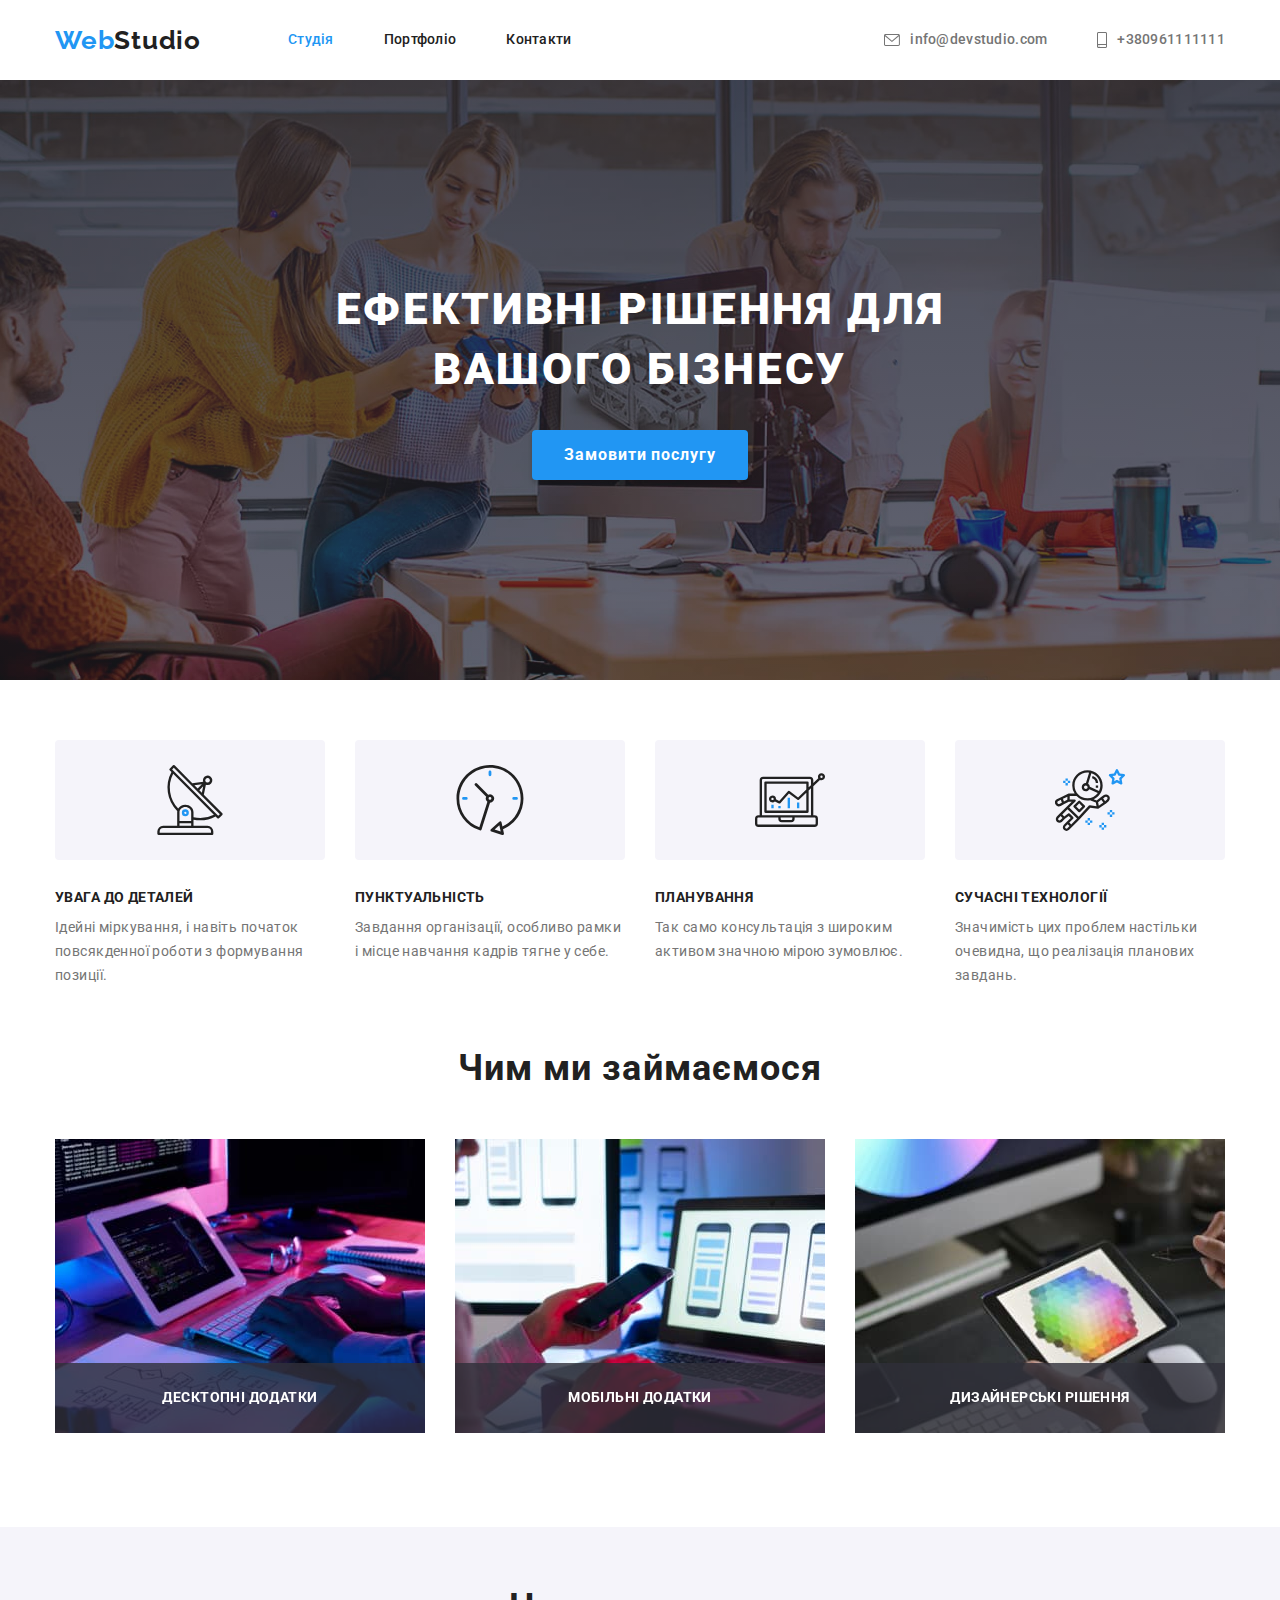
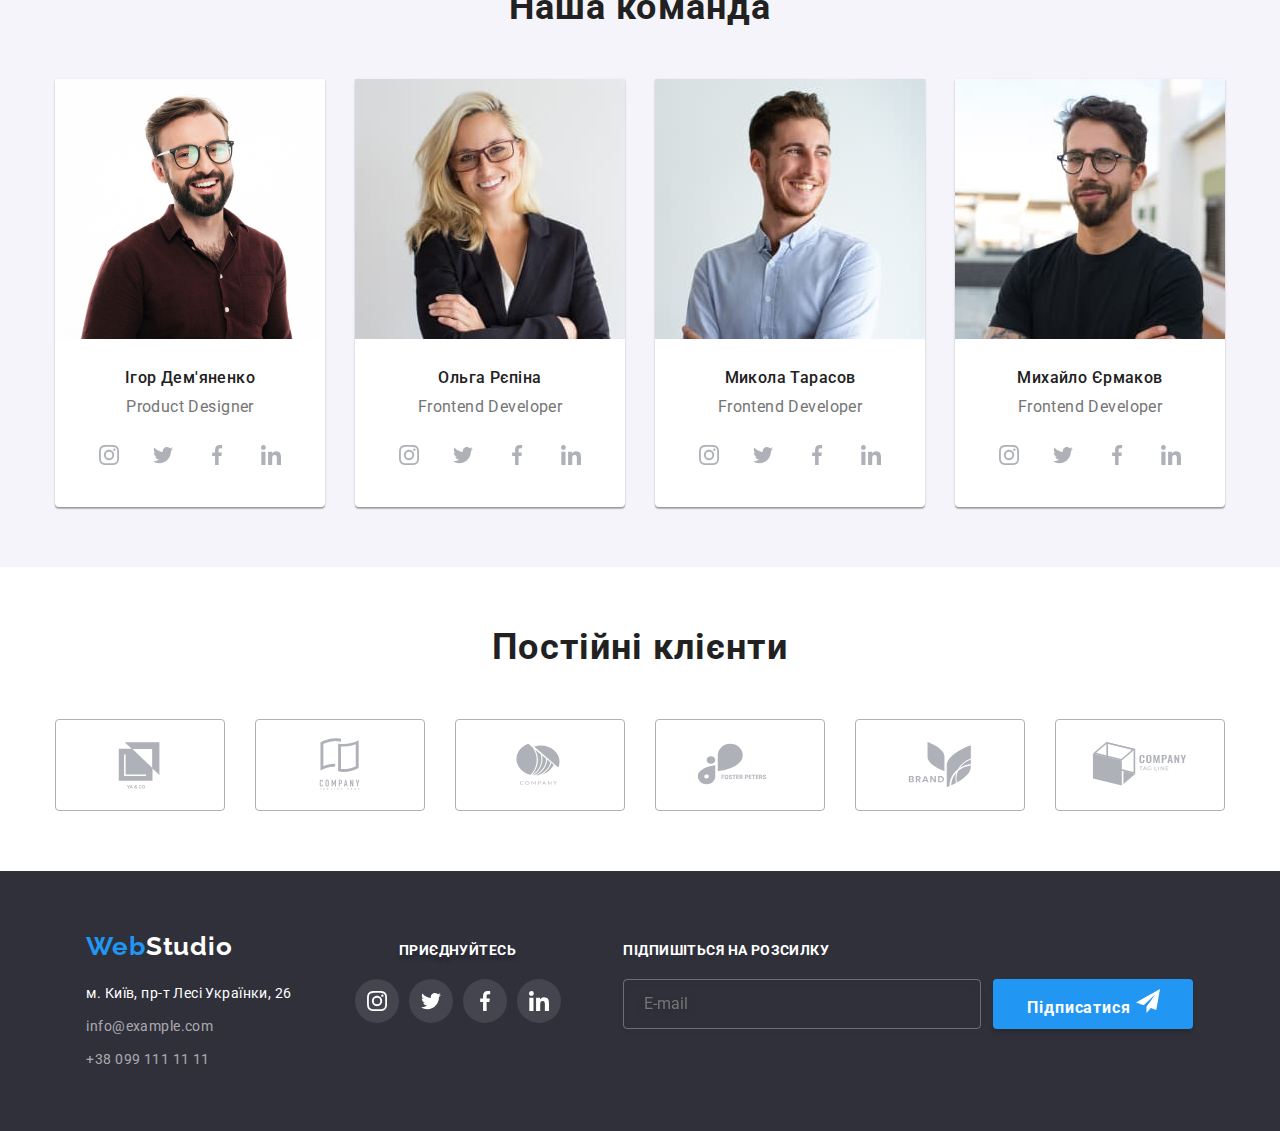
<file: index.html>
<!DOCTYPE html>
<html lang="uk">

<head>
  <meta charset="UTF-8" />
  <meta http-equiv="X-UA-Compatible" content="IE=edge" />
  <meta name="viewport" content="width=device-width, initial-scale=1.0" />
  <title>WebStudio</title>
  <link rel="stylesheet" href="https://cdn.jsdelivr.net/npm/modern-normalize@1.1.0/modern-normalize.min.css">
  <link rel="stylesheet" href="./css/main.min.css" />
  <!-- <link rel=" stylesheet" href="./css/styles.css" /> -->
  <link rel="preconnect" href="https://fonts.googleapis.com" />
  <link rel="preconnect" href="https://fonts.gstatic.com" crossorigin />
  <link href="https://fonts.googleapis.com/css2?family=Raleway:wght@700&family=Roboto:wght@400;500;700;900&display=swap"
    rel="stylesheet" />
</head>

<body>

  <!-- ----------- HEADER------------>




  <header class="header">
    <div class="container header-container">
      <a class="link header-logo" href="./index.html"><span class="first-part">Web</span><span
          class="last-part">Studio</span></a>
      <nav class="header-nav">
        <ul class="header-nav-list list">
          <li class="header-item current">
            <a class="header-nav-link link" href="./index.html">Студія</a>
          </li>
          <li class="header-item">
            <a class="header-nav-link link" href="./portfolio.html">Портфолiо</a>
          </li>
          <li class="header-item">
            <a class="header-nav-link link" href="">Контакти</a>
          </li>
        </ul>
      </nav>
      <button class="menu-toggle js-open-menu" aria-expanded="false" aria-controls="mobile-menu">
        <svg width="40" height="40" fill="currentColor">
          <use href="./images/icons.svg#icon-menu"></use>
        </svg>
      </button>
      <ul class="header-list list">
        <li class="header-item">
          <a class="header-link-mail link" href="mailto:info@devstudio.com">
            <svg class="icon-mail" width="16" height="12">
              <use href="./images/icons.svg#icon-email"></use>
            </svg>
            info@devstudio.com
          </a>
        </li>
        <li class="header-item">
          <a class="header-tel link" href="tel:+380961111111">
            <svg class="icon-phone" width="10" height="16">
              <use href="./images/icons.svg#icon-phone"></use>
            </svg>
            +380961111111
          </a>
        </li>
      </ul>
    </div>
  </header>




  <!-- main section -->

  <main>
    <section class="hero-section section">
      <div class="container">
        <h1 class="hero-first-title">Ефективні рішення для вашого бізнесу</h1>
        <button type="button" class="hero-btn jumpin-button" data-modal-open>Замовити послугу</button>
      </div>
    </section>

    <!-- MODAL-WINDOW -->

    <div class="backdrop is-hidden" data-modal>
      <div class="modal">
        <p class="modal-text">Залиште свої дані, ми вам передзвонимо</p>
        <form autocomplete="off" novalidate>

          <div class="form-field">
            <label class="form-label" for="user-name">Ім'я</label>
            <input class="form-input" type="text" name="user-name" id="user-name" required>
            <svg class="icon-input" width="18" height="18">
              <use href="./images/icons.svg#icon-person-black"></use>
            </svg>

          </div>

          <div class="form-field">
            <label class="form-label" for="tel">Телефон</label>
            <input class="form-input" type="tel" name="phone-number" id="tel" required>
            <svg class="icon-input" width="18" height="18">
              <use href="./images/icons.svg#icon-phone-black"></use>
            </svg>
          </div>

          <div class="form-field">
            <label class="form-label" for="email">Пошта</label>
            <input class="form-input" type="email" name="email" id="email" required>
            <svg class="icon-input" width="18" height="18">
              <use href="./images/icons.svg#icon-email-black"></use>
            </svg>
          </div>

          <div class="form-textarea">
            <label class="form-label" for="comment">Коментар</label>
            <textarea class="form-area" name="comment" id="comment" placeholder="Введіть текст"></textarea>
          </div>

          <div class="agreement-form">
            <label class="agreement-label" for="agreement">
              <input class="check-input" type="checkbox" name="agreement" id="agreement" required>
              <span class="checkbox"></span>Погоджуюся з
              розсилкою та приймаю
              <a class="agreement-text" href="#">Умови
                договору</a>

            </label>
          </div>

          <button class="form-button" type="submit">Відправити</button>

        </form>
        <button class="modal-button" type="button" data-modal-close>
          <svg class="close-icon" width="18" height="18">
            <use href="./images/icons.svg#icon-close-black"></use>
          </svg>
        </button>
      </div>
    </div>


    <!--BENEFITS  -->

    <section class="section">
      <div class="container">
        <h2 class="visually-hidden">Переваги</h2>
        <ul class="benefits__list list">
          <li class="benefits__item">
            <div class="benefits__name">
              <svg class="benefits__icon" width="70" height="70">
                <use href="./images/icons.svg#icon-antenna">
                </use>
              </svg>
            </div>
            <h3 class="benefits__title">Увага до деталей</h3>
            <p class="benefits-pre__title">
              Ідейні міркування, і навіть початок повсякденної роботи з формування позиції.
            </p>
          </li>

          <li class="benefits__item">
            <div class="benefits__name">
              <svg class="benefits__icon" width="70" height="70">
                <use href="./images/icons.svg#icon-clock">
                </use>
              </svg>
            </div>
            <h3 class="benefits__title">Пунктуальність</h3>
            <p class="benefits-pre__title">
              Завдання організації, особливо рамки і місце навчання кадрів тягне у себе.
            </p>
          </li>

          <li class="benefits__item">
            <div class="benefits__name">
              <svg class="benefits__icon" width="70" height="70">
                <use href="./images/icons.svg#icon-diagram">
                </use>
              </svg>
            </div>
            <h3 class="benefits__title">Планування</h3>
            <p class="benefits-pre__title">
              Так само консультація з широким активом значною мірою зумовлює.
            </p>
          </li>

          <li class="benefits__item">
            <div class="benefits__name">
              <svg class="benefits__icon" width="70" height="70">
                <use href="./images/icons.svg#icon-astronaut">
                </use>
              </svg>
            </div>
            <h3 class="benefits__title">Сучасні технології</h3>
            <p class="benefits-pre__title">
              Значимість цих проблем настільки очевидна, що реалізація планових завдань.
            </p>
          </li>
        </ul>
      </div>
    </section>


    <!-- GALERY -->


    <section class="gallery">
      <div class="container">
        <h2 class="gallery__title">Чим ми займаємося</h2>
        <ul class="gallery__list list">
          <li class="gallery__item">
            <picture>
              <source srcset="./images/images.index/devices/box1.jpg 1x, ./images/images.index/devices/box1x2.jpg 2x"
                type="image/jpeg" />
              <img src="./images/images.index/devices/box1.jpg" alt="Робота за комп'ютером" width="370" height="294" />
            </picture>

            <div class="overlay__box">
              <p class="overlay__text">Десктопні додатки</p>
            </div>
          </li>
          <li class="gallery__item">
            <picture>
              <source srcset="./images/images.index/devices/box2.jpg 1x, ./images/images.index/devices/box2x2.jpg 2x"
                type="image/jpeg" />
              <img src="./images/images.index/box2.jpg" alt="Робота за телефоном" width="370" height="294" />
            </picture>
            <div class="overlay__box">
              <p class="overlay__text">Мобільні додатки</p>
            </div>
          </li>
          <li class="gallery__item">
            <picture>
              <source srcset="./images/images.index/devices/box3.jpg 1x, ./images/images.index/devices/box3x2.jpg 2x"
                type="image/jpeg" />
              <img src="./images/images.index/box3.jpg" alt="Робота за планшетом" width="370" height="294" />
            </picture>
            <div class="overlay__box">
              <p class="overlay__text">Дизайнерські рішення</p>
            </div>
          </li>
        </ul>
      </div>
    </section>

    <!-- -OUR-TEAM -->

    <section class="section-team section">
      <div class="container our-team">
        <h2 class="about-our-team">Наша команда</h2>
        <ul class="list about-list">
          <li class="about-item">
            <picture>
              <source
                srcset="./images/images.index/team/igor-tel.jpg 1x, ./images/images.index/team/igor-tel2x@2x.jpg 2x"
                media="(max-width: 767px )" type="image/jpeg" />
              <source
                srcset="./images/images.index/team/igor-desk1.jpg 1x, ./images/images.index/team/igor-desk2.jpg 2x"
                media="(min-width: 1200px )" type="image/jpeg" />
              <source srcset="./images/images.index/team/igor-tab1.jpg 1x, ./images/images.index/team/igor-tab2.jpg 2x"
                media="(min-width: 768px )" type="image/jpeg" />
              <img src="./images/images.index/team/igor-tab1.jpg" alt="Чоловік" width="450" />
            </picture>


            <div class="img-text">
              <h3 class="about-title">Ігор Дем'яненко</h3>
              <p lang="en" class="about-pre-title">Product Designer</p>
              <ul class="socials-list list">
                <li class="socials-item">
                  <a class="socials-link link" href="https://Instagram.com" target="_blank"
                    rel="nofollow noopener noreferrer" aria-label="Instagram">
                    <svg class="socials-icon" width="20" height="20">
                      <use href="./images/icons.svg#icon-instagram">
                      </use>
                    </svg>
                  </a>
                </li>
                <li class="socials-item">
                  <a class="socials-link link" href="https://Twitter.com" target="_blank"
                    rel="nofollow noopener noreferrer" aria-label="Twitter icon">
                    <svg class="socials-icon" width="20" height="20">
                      <use href="./images/icons.svg#icon-twitter">
                      </use>
                    </svg>
                  </a>
                </li>
                <li class="socials-item">
                  <a class="socials-link link" href="https://Facebook.com" target="_blank"
                    rel="nofollow noopener noreferrer" aria-label="Facebook icon">
                    <svg class="socials-icon" width="20" height="20">
                      <use href="./images/icons.svg#icon-facebook">
                      </use>
                    </svg>
                  </a>
                </li>
                <li class="socials-item">
                  <a class="socials-link link" href="https://Linkedin.com" target="_blank"
                    rel="nofollow noopener noreferrer" aria-label="Linkedin icon">
                    <svg class="socials-icon" width="20" height="20">
                      <use href="./images/icons.svg#icon-linkedin">
                      </use>
                    </svg>
                  </a>
                </li>
              </ul>
            </div>


          <li class="about-item list">
            <picture>
              <source srcset="./images/images.index/team/olga-tel1.jpg 1x, ./images/images.index/team/olga-tel2.jpg 2x"
                media="(max-width: 767px )" type="image/jpeg" />
              <source
                srcset="./images/images.index/team/olga-desk1.jpg 1x, ./images/images.index/team/olga-desk2.jpg 2x"
                media="(min-width: 1200px )" type="image/jpeg" />
              <source
                srcset="./images/images.index/team/olga-tablet1.jpg 1x, ./images/images.index/team/olga-tablet2.jpg 2x"
                media="(min-width: 768px )" type="image/jpeg" />
              <img src="./images/images.index/team/olga-tablet2.jpg" alt="Жінка" width="450" />
            </picture>


            <div class="img-text">
              <h3 class="about-title">Ольга Рєпіна</h3>
              <p lang="en" class="about-pre-title">Frontend Developer</p>
              <ul class="socials-list list">
                <li class="socials-item">
                  <a href="https://Instagram.com" class="socials-link link" target="_blank"
                    rel="nofollow noopener noreferrer" aria-label="Instagram icon">
                    <svg class="socials-icon" width="20" height="20">
                      <use href="./images/icons.svg#icon-instagram">
                      </use>
                    </svg>
                  </a>
                </li>
                <li class="socials-item">
                  <a href="https://Twitter.com" class="socials-link link" target="_blank"
                    rel="nofollow noopener noreferrer" aria-label="Twitter icon">
                    <svg class="socials-icon" width="20" height="20">
                      <use href="./images/icons.svg#icon-twitter">
                      </use>
                    </svg>
                  </a>
                </li>
                <li class="socials-item">
                  <a href="https://Facebook.com" class="socials-link link" target="_blank"
                    rel="nofollow noopener noreferrer" aria-label="Facebook icon">
                    <svg class="socials-icon" width="20" height="20">
                      <use href="./images/icons.svg#icon-facebook">
                      </use>
                    </svg>
                  </a>
                </li>
                <li class="socials-item">
                  <a href="https://linkedin.com" class="socials-link" target="_blank" rel="nofollow noopener noreferrer"
                    aria-label="Linkedin icon">
                    <svg class="socials-icon" width="20" height="20">
                      <use href="./images/icons.svg#icon-linkedin">
                      </use>
                    </svg>
                  </a>
                </li>
              </ul>
            </div>


          <li class="about-item list">
            <picture>
              <source
                srcset="./images/images.index/team/mykola-tel1.jpg 1x, ./images/images.index/team/mykola-tel2.jpg 2x"
                media="(max-width: 767px )" type="image/jpeg" />
              <source
                srcset="./images/images.index/team/mykola-desk1.jpg 1x, ./images/images.index/team/mykola-desk2.jpg 2x"
                media="(min-width: 1200px )" type="image/jpeg" />
              <source
                srcset="./images/images.index/team/mykola-tablet1.jpg 1x, ./images/images.index/team/mykola-tablet2.jpg 2x"
                media="(min-width: 768px )" type="image/jpeg" />
              <img src="./images/images.index/team/mykola-tablet1.jpg" alt="Чоловік" width="450" />
            </picture>

            <div class="img-text">
              <h3 class="about-title">Микола Тарасов</h3>
              <p lang="en" class="about-pre-title">Frontend Developer</p>
              <ul class="socials-list list">
                <li class="socials-item">
                  <a href="https://Instagram.com" class="socials-link link" target="_blank"
                    rel="nofollow noopener noreferrer" aria-label="Instagram icon">
                    <svg class="socials-icon" width="20" height="20">
                      <use href="./images/icons.svg#icon-instagram">
                      </use>
                    </svg>
                  </a>
                </li>
                <li class="socials-item">
                  <a href="https://Twitter.com" class="socials-link link" target="_blank"
                    rel="nofollow noopener noreferrer" aria-label="Twitter icon">
                    <svg class="socials-icon" width="20" height="20">
                      <use href="./images/icons.svg#icon-twitter">
                      </use>
                    </svg>
                  </a>
                </li>
                <li class="socials-item">
                  <a href="https://Facebook.com" class="socials-link link" target="_blank"
                    rel="nofollow noopener noreferrer" aria-label="Facebook icon">
                    <svg class="socials-icon" width="20" height="20">
                      <use href="./images/icons.svg#icon-facebook">
                      </use>
                    </svg>
                  </a>
                </li>
                <li class="socials-item">
                  <a href="https://linkedin.com" class="socials-link" target="_blank" rel="nofollow noopener noreferrer"
                    aria-label=" icon">
                    <svg class="socials-icon" width="20" height="20">
                      <use href="./images/icons.svg#icon-linkedin">
                      </use>
                    </svg>
                  </a>
                </li>
              </ul>
            </div>


          <li class="about-item list">
            <picture>
              <source
                srcset="./images/images.index/team/misha-tel1.jpg 1x, ./images/images.index/team/misha-tel2.jpg 2x"
                media="(max-width: 767px )" type="image/jpeg" />
              <source
                srcset="./images/images.index/team/misha-desk1.jpg 1x, ./images/images.index/team/misha-desk2.jpg 2x"
                media="(min-width: 1200px )" type="image/jpeg" />
              <source
                srcset="./images/images.index/team/misha-tablet1.jpg 1x, ./images/images.index/team/misha-tablet2.jpg 2x"
                media="(min-width: 768px )" type="image/jpeg" />
              <img src="./images/images.index/team/misha-tablet1.jpg" alt="Чоловік" width="450" />
            </picture>


            <div class="img-text">
              <h3 class="about-title">Михайло Єрмаков</h3>
              <p lang="en" class="about-pre-title">Frontend Developer</p>
              <ul class="socials-list list">
                <li class="socials-item">
                  <a href="https://Instagram.com" class="socials-link link" target="_blank"
                    rel="nofollow noopener noreferrer" aria-label="Instagram icon">
                    <svg class="socials-icon" width="20" height="20">
                      <use href="./images/icons.svg#icon-instagram">
                      </use>
                    </svg>
                  </a>
                </li>
                <li class="socials-item">
                  <a href="https://Twitter.com" class="socials-link link" target="_blank"
                    rel="nofollow noopener noreferrer" aria-label="Twitter icon">
                    <svg class="socials-icon" width="20" height="20">
                      <use href="./images/icons.svg#icon-twitter">
                      </use>
                    </svg>
                  </a>
                </li>
                <li class="socials-item">
                  <a href="https://Facebook.com" class="socials-link link" target="_blank"
                    rel="nofollow noopener noreferrer" aria-label="Facebook icon">
                    <svg class="socials-icon" width="20" height="20">
                      <use href="./images/icons.svg#icon-facebook">
                      </use>
                    </svg>
                  </a>
                </li>
                <li class="socials-item">
                  <a href="https://Linkedin.com" class="socials-link link" target="_blank"
                    rel="nofollow noopener noreferrer" aria-label="icon-Linkedin">
                    <svg class="socials-icon" width="20" height="20">
                      <use href="./images/icons.svg#icon-linkedin">
                      </use>
                    </svg>
                  </a>
                </li>
              </ul>
            </div>
    </section>

    <!-- постійні клієнти -->

    <section class="section">
      <div class="container">
        <h2 class="clients__title">Постійні клієнти</h2>
        <ul class="clients__list list">
          <li class="clients__item link">
            <a class="clients__link" href="#">
              <svg class="clients__icon" width="106" height="60">
                <use href="./images/icons.svg#icon-Logo-1">
                </use>
              </svg>
            </a>
          </li>
          <li class="clients__item link">
            <a class="clients__link" href="#">
              <svg class="clients__icon" width="106" height="60">
                <use href="./images/icons.svg#icon-Logo-2">
                </use>
              </svg>
            </a>
          </li>
          <li class="clients__item link">
            <a class="clients__link" href="#">
              <svg class="clients__icon" width="106" height="60">
                <use href="./images/icons.svg#icon-Logo-3">
                </use>
              </svg>
            </a>
          </li>
          <li class="clients__item link">
            <a class="clients__link" href="#">
              <svg class="clients__icon" width="106" height="60">
                <use href="./images/icons.svg#icon-Logo-4">
                </use>
              </svg>
            </a>
          </li>
          <li class="clients__item link">
            <a class="clients__link" href="#">
              <svg class="clients__icon" width="106" height="60">
                <use href="./images/icons.svg#icon-Logo-5">
                </use>
              </svg>
            </a>
          </li>
          <li class="clients__item link">
            <a class="clients__link" href="#">
              <svg class="clients__icon" width="106" height="60">
                <use href="./images/icons.svg#icon-Logo-6">
                </use>
              </svg>
            </a>
          </li>
        </ul>
      </div>
    </section>
  </main>


  <!-- footer -->


  <footer class="footer">
    <div class="footer-container container">
      <div class="address">
        <a class="footer-logo link" href="./index.html"><span class="first-part">Web</span><span
            class="second-part">Studio</span></a>
        <address class="footer-address">
          <ul class="list footer-list">
            <li class="footer-item">
              <a class="footer-link-map link" href="https://goo.gl/maps/BN2P9NeAtjH4bp3VA" target="_blank"
                rel="noopener noreferrer nofollow">
                м. Київ, пр-т Лесі Українки, 26</a>
            </li>
            <li class="footer-item link"><a class="footer-link link" href="mailto:info@example.com">info@example.com</a>
            </li>
            <li class="footer-item link"><a class="footer-tel link" href="tel:+380991111111">+38 099 111 11
                11</a>
            </li>
          </ul>
        </address>
      </div>




      <div class="container-icon">
        <p class="text-footer">ПРИЄДНУЙТЕСЬ</p>
        <ul class="socials-list list">
          <li class="socials-item">
            <a class="socials-link-item link" href="https://Instagram.com" target="_blank"
              rel="nofollow noopener noreferrer" aria-label="Instagram icon">
              <svg class="socials-icon-footer" width="20" height="20">
                <use href="./images/icons.svg#icon-instagram">
                </use>
              </svg>
            </a>
          </li>
          <li class="socials-item">
            <a class="socials-link-item link" href="https://Twitter.com" target="_blank"
              rel="nofollow noopener noreferrer" aria-label="Twitter icon">
              <svg class="socials-icon-footer" width="20" height="20">
                <use href="./images/icons.svg#icon-twitter">
                </use>
              </svg>
            </a>
          </li>
          <li class="socials-item">
            <a class="socials-link-item link" href="https://Facebook.com" target="_blank"
              rel="nofollow noopener noreferrer" aria-label="facebook icon">
              <svg class="socials-icon-footer" width="20" height="20">
                <use href="./images/icons.svg#icon-facebook">
                </use>
              </svg>
            </a>
          </li>
          <li class="socials-item">
            <a class="socials-link-item link" href="https://Linkedin.com" target="_blank"
              rel="nofollow noopener noreferrer" aria-label="icon-linkedin">
              <svg class="socials-icon-footer" width="20" height="20">
                <use href="./images/icons.svg#icon-linkedin">
                </use>
              </svg>
            </a>
          </li>
        </ul>
      </div>

      <div class="sign-up">
        <p class="sign-up-title">Підпишіться на розсилку</p>
        <div class="sign-up-with-btn">
          <form class="sign-up-form" name="sign-up-name" autocomplete="off">
            <div class="input-container">
              <label for="mail" class="form-with-label">
                <input class="sign-up-input" type="mail" name="mail" placeholder="E-mail" required />
              </label>
            </div>
          </form>
          <button class="sign-up-button" type="submit">Підписатися
            <svg class="sign-up-btn" width="24" height="24">
              <use href="./images/icons.svg#icon-icon-vector">
              </use>
            </svg>
          </button>
        </div>
      </div>
    </div>
  </footer>

  <!--MOBILE MENU  -->
  <div class="menu-container js-menu-container" id="mobile-menu">
    <button class="menu-toggle js-close-menu">
      <svg class="icon-cross" width="40" height="40">
        <use href="./images/icons.svg#icon-close"></use>
      </svg>
    </button>
    <ul class="menu mobile-menu">
      <li class="mobile-menu__item">
        <a href="./index.html" class="mobile-menu__link mobile-menu__link--current">Студія</a>
      </li>
      <li class="mobile-menu__item">
        <a href="./portfolio.html" class="mobile-menu__link">Портфоліо</a>
      </li>
      <li class="mobile-menu__item">
        <a href="#" class="mobile-menu__link">Контакти</a>
      </li>
    </ul>
    <ul class="menu mobile-contacts">
      <li class="mobile-contacts__item">
        <a class="mobile-contacts__link-phone" href="tel:+380961111111">
          +38 096 111 11 11</a>
      </li>
      <li class="mobile-contacts__item">
        <a class="mobile-contacts__link-email" href="mailto:info@devstudio.com">
          info@devstudio.com</a>
      </li>
    </ul>
    <ul class="menu mobile-socials">
      <li class="mobile-socials__item">
        <a href="#" class="mobile-socials__link">Instagram</a>
      </li>
      <li class="mobile-socials__item">
        <a href="#" class="mobile-socials__link">Twitter</a>
      </li>
      <li class="mobile-socials__item">
        <a href="#" class="mobile-socials__link">Facebook</a>
      </li>
      <li class="mobile-socials__item">
        <a href="#" class="mobile-socials__link">LinkedIn</a>
      </li>
    </ul>
  </div>


  <script src="./js/mobile-menu.js"></script>
  <script src="./js/modal.js"></script>
</body>

</html>
</file>
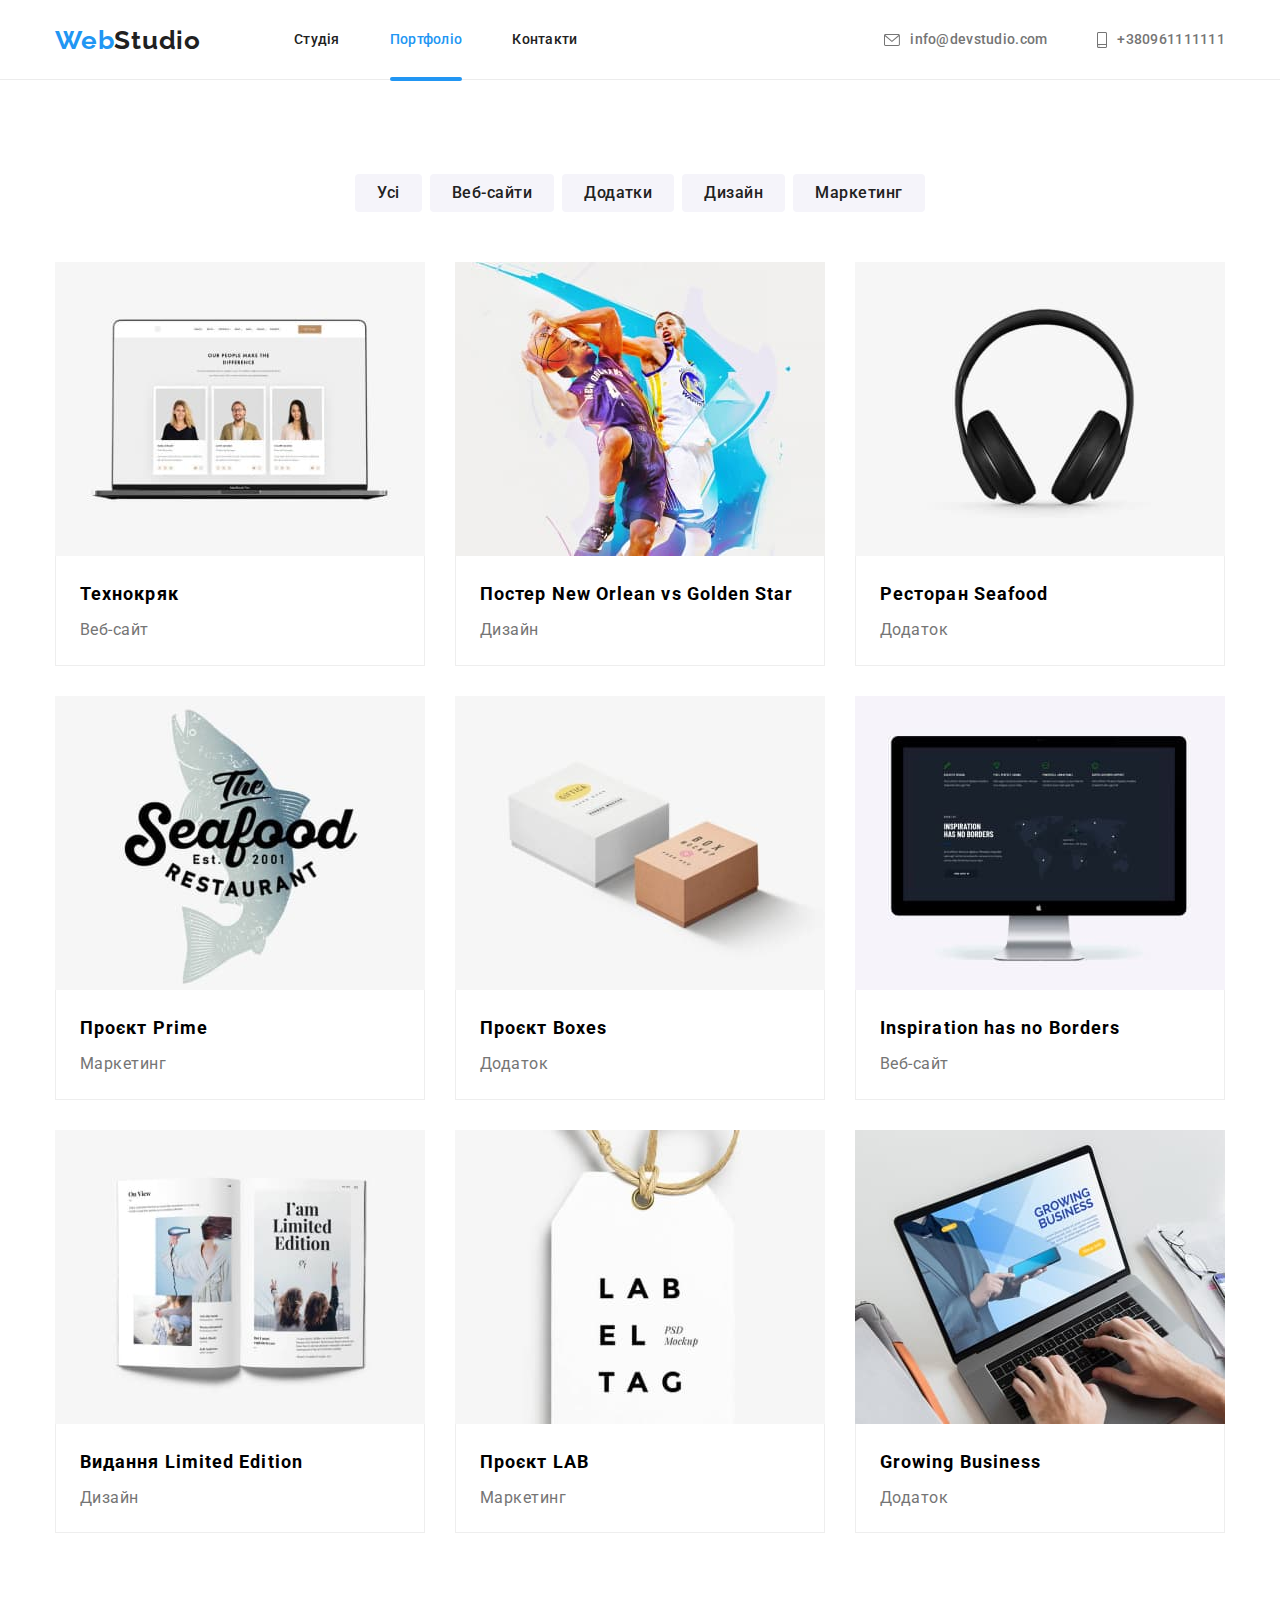
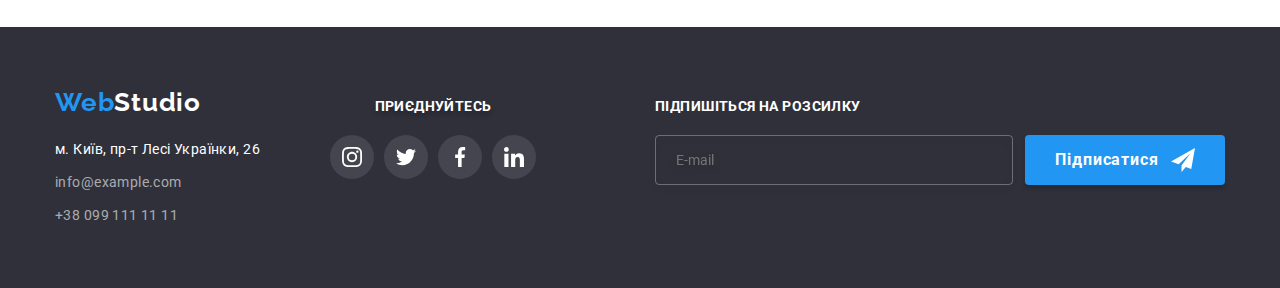
<file: portfolio.html>
<!DOCTYPE html>
<html lang="uk">

<head>
  <meta charset="UTF-8" />
  <meta http-equiv="X-UA-Compatible" content="IE=edge" />
  <meta name="viewport" content="width=device-width, initial-scale=1.0" />
  <title>Portfolio</title>
  <link rel="stylesheet" href="https://cdn.jsdelivr.net/npm/modern-normalize@1.1.0/modern-normalize.min.css">
  <link rel="stylesheet" href="./css/main.min.css" />
  <link rel="stylesheet" href="./css/styles.css" />
  <link rel="preconnect" href="https://fonts.googleapis.com" />
  <link rel="preconnect" href="https://fonts.gstatic.com" crossorigin />
  <link href="https://fonts.googleapis.com/css2?family=Raleway:wght@700&family=Roboto:wght@400;500;700;900&display=swap"
    rel="stylesheet" />
</head>

<body>
  <!-- header -->

  <header class="header-page">
    <div class="container header-container">
      <nav class="header-nav">
        <a class="link header-logo" href="./index.html"><span class="first-part">Web</span><span
            class="last-part">Studio</span></a>
        <ul class="header-nav-list list">
          <li class="header-item">
            <a class="header-nav-link link" href="./index.html">Студiя</a>
          </li>
          <li class="header-item current">
            <a class="header-nav-link link" href="./portfolio.html">Портфоліо</a>
          </li>
          <li class="header-item">
            <a class="header-nav-link link" href="">Контакти</a>
          </li>
        </ul>
      </nav>
      <ul class="header-list list">
        <li class="header-item">
          <a class="header-link-mail link" href="mailto:info@devstudio.com">
            <svg class="icon-mail" width="16" height="12">
              <use href="./images/icons.svg#icon-email"></use>
            </svg>
            info@devstudio.com
          </a>
        </li>
        <li class="header-item">
          <a class="header-tel link" href="tel:+380961111111">
            <svg class="icon-phone" width="10" height="16">
              <use href="./images/icons.svg#icon-phone"></use>
            </svg>
            +380961111111
          </a>
        </li>
      </ul>
    </div>
  </header>

  <!-- main -->

  <main>
    <section class="section">
      <div class="container">
        <h1 class="visually-hidden">Наші роботи</h1>
        <ul class="filtres-list list">
          <li class="examples-item list">
            <button type="button" class="btn-main">Усі</button>
          </li>
          <li class="examples-item list">
            <button type="button" class="btn-main">Веб-сайти</button>
          </li>
          <li class="examples-item list">
            <button type="button" class="btn-main">Додатки</button>
          </li>
          <li class="examples-item list">
            <button type="button" class="btn-main">Дизайн</button>
          </li>
          <li class="examples-item list">
            <button type="button" class="btn-main">Маркетинг</button>
          </li>
        </ul>


        <ul class="examples-list list">
          <li class="examples-item-list">
            <a class="progect-nav link" href="#">
              <div class="thumb-cards">
                <img src="./images/img.1.jpg" alt="сторінка веб-сайту" width="370" height="294" />
                <div class="product-overlay">
                  <p class="product-actions">Ресурс пропонує комплексні пропозиції з різним рівнем функціоналу та
                    сервісів. Все це дозволить відвідувачу отримати вичерпні відомості про компанію чи приватну особу.
                  </p>
                </div>
              </div>
              <div class="img-portfolio-text">
                <h2 class="hero-title">Технокряк</h2>
                <p class="hero-pre-title">Веб-сайт</p>
              </div>
            </a>
          </li>
          <li class="examples-item-list"><a class="progect-nav link" href="#">
              <div class="thumb-cards">
                <img src="./images/img.2.jpg" alt="два чоловіки грають баскетбол" width="370" height="294" />
                <div class="product-overlay">
                  <p class="product-actions">Ресурс пропонує комплексні пропозиції з різним рівнем функціоналу та
                    сервісів. Все це дозволить відвідувачу отримати вичерпні відомості про компанію чи приватну особу.
                  </p>
                </div>
              </div>
              <div class="img-portfolio-text">
                <h2 class="hero-title">Постер New Orlean vs Golden Star</h2>
                <p class="hero-pre-title">Дизайн</p>
              </div>
            </a>
          </li>
          <li class="examples-item-list"><a class="progect-nav link" href="#">
              <div class="thumb-cards">
                <img src="./images/img.3.jpg" alt="навушники" width="370" height="294" />
                <div class="product-overlay">
                  <p class="product-actions">Ресурс пропонує комплексні пропозиції з різним рівнем функціоналу та
                    сервісів. Все це дозволить відвідувачу отримати вичерпні відомості про компанію чи приватну особу.
                  </p>
                </div>
              </div>
              <div class="img-portfolio-text">
                <h2 class="hero-title">Ресторан Seafood</h2>
                <p class="hero-pre-title">Додаток</p>
              </div>
            </a>
          </li>
          <li class="examples-item-list"><a class="progect-nav link" href="#">
              <div class="thumb-cards">
                <img src="./images/img.4.jpg" alt="логотип рибного ресторану" width="370" height="294" />
                <div class="product-overlay">
                  <p class="product-actions">Ресурс пропонує комплексні пропозиції з різним рівнем функціоналу та
                    сервісів. Все це дозволить відвідувачу отримати вичерпні відомості про компанію чи приватну особу.
                  </p>
                </div>
              </div>
              <div class="img-portfolio-text">
                <h2 class="hero-title">Проєкт Prime</h2>
                <p class="hero-pre-title">Маркетинг</p>
              </div>
            </a>
          </li>
          <li class="examples-item-list"><a class="progect-nav link" href="#">
              <div class="thumb-cards">
                <img src="./images/img.5.jpg" alt="дизайн коробок" width="370" height="294" />
                <div class="product-overlay">
                  <p class="product-actions">Ресурс пропонує комплексні пропозиції з різним рівнем функціоналу та
                    сервісів. Все це дозволить відвідувачу отримати вичерпні відомості про компанію чи приватну особу.
                  </p>
                </div>
              </div>
              <div class="img-portfolio-text">
                <h2 class="hero-title">Проєкт Boxes</h2>
                <p class="hero-pre-title">Додаток</p>
              </div>
            </a>
          </li>
          <li class="examples-item-list"><a class="progect-nav link" href="#">
              <div class="thumb-cards">
                <img src="./images/img.6.jpg" alt="дизайн сайту" width="370" height="294" />
                <div class="product-overlay">
                  <p class="product-actions">Ресурс пропонує комплексні пропозиції з різним рівнем функціоналу та
                    сервісів. Все це дозволить відвідувачу отримати вичерпні відомості про компанію чи приватну особу.
                  </p>
                </div>
              </div>
              <div class="img-portfolio-text">
                <h2 class="hero-title">Inspiration has no Borders</h2>
                <p class="hero-pre-title">Веб-сайт</p>
              </div>
            </a>

          </li>
          <li class="examples-item-list"><a class="progect-nav link" href="#">
              <div class="thumb-cards">
                <img src="./images/img.7.jpg" alt="сторінка журналу" width="370" height="294" />
                <div class="product-overlay">
                  <p class="product-actions">Ресурс пропонує комплексні пропозиції з різним рівнем функціоналу та
                    сервісів. Все це дозволить відвідувачу отримати вичерпні відомості про компанію чи приватну особу.
                  </p>
                </div>
              </div>
              <div class="img-portfolio-text">
                <h2 class="hero-title">Видання Limited Edition</h2>
                <p class="hero-pre-title">Дизайн</p>
              </div>
            </a>
          </li>
          <li class="examples-item-list"><a class="progect-nav link" href="#">
              <div class="thumb-cards">
                <img src="./images/img.8.jpg" alt="логотип етикетки" width="370" height="294" />
                <div class="product-overlay">
                  <p class="product-actions">Ресурс пропонує комплексні пропозиції з різним рівнем функціоналу та
                    сервісів. Все це дозволить відвідувачу отримати вичерпні відомості про компанію чи приватну особу.
                  </p>
                </div>
              </div>
              <div class="img-portfolio-text">
                <h2 class="hero-title">Проєкт LAB</h2>
                <p class="hero-pre-title">Маркетинг</p>
              </div>
            </a>
          </li>
          <li class="examples-item-list"><a class="progect-nav link" href="#">
              <div class="thumb-cards">
                <img src="./images/img.9.jpg" alt="робота за ноутбуком" width="370" height="294" />
                <div class="product-overlay">
                  <p class="product-actions">Ресурс пропонує комплексні пропозиції з різним рівнем функціоналу та
                    сервісів. Все це дозволить відвідувачу отримати вичерпні відомості про компанію чи приватну особу.
                  </p>
                </div>
              </div>
              <div class="img-portfolio-text">
                <h2 class="hero-title">Growing Business</h2>
                <p class="hero-pre-title">Додаток</p>
              </div>
            </a>
          </li>
        </ul>
      </div>
    </section>
  </main>

  <!-- footer -->


  <footer class="footer">
    <div class="footer-container container">
      <div class="address">
        <a class="footer-logo link" href="./index.html"><span class="first-part">Web</span><span
            class="second-part">Studio</span></a>
        <address class="footer-address">
          <ul class="list footer-list">
            <li class="footer-item">
              <a class="footer-link-map link" href="https://goo.gl/maps/BN2P9NeAtjH4bp3VA" target="_blank"
                rel="noopener noreferrer nofollow">
                м. Київ, пр-т Лесі Українки, 26</a>
            </li>
            <li class="footer-item link"><a class="footer-link link" href="mailto:info@example.com">info@example.com</a>
            </li>
            <li class="footer-item link"><a class="footer-tel link" href="tel:+380991111111">+38 099 111 11 11</a>
            </li>
          </ul>
        </address>
      </div>



      <div class="container-icon">
        <p class="text-footer">ПРИЄДНУЙТЕСЬ</p>
        <ul class="socials-list list">
          <li class="socials-item">
            <a class="socials-link-item link" href="https://Instagram.com" target="_blank"
              rel="nofollow noopener noreferrer" aria-label="Instagram icon">
              <svg class="socials-icon-footer" width="20" height="20">
                <use href="./images/icons.svg#icon-instagram">
                </use>
              </svg>
            </a>
          </li>
          <li class="socials-item">
            <a class="socials-link-item link" href="https://Twitter.com" target="_blank"
              rel="nofollow noopener noreferrer" aria-label="Twitter icon">
              <svg class="socials-icon-footer" width="20" height="20">
                <use href="./images/icons.svg#icon-twitter">
                </use>
              </svg>
            </a>
          </li>
          <li class="socials-item">
            <a class="socials-link-item link" href="https://Facebook.com" target="_blank"
              rel="nofollow noopener noreferrer" aria-label="facebook icon">
              <svg class="socials-icon-footer" width="20" height="20">
                <use href="./images/icons.svg#icon-facebook">
                </use>
              </svg>
            </a>
          </li>
          <li class="socials-item">
            <a class="socials-link-item link" href="https://Linkedin.com" target="_blank"
              rel="nofollow noopener noreferrer" aria-label="icon-linkedin">
              <svg class="socials-icon-footer" width="20" height="20">
                <use href="./images/icons.svg#icon-linkedin">
                </use>
              </svg>
            </a>
          </li>
        </ul>
      </div>

      <div class="sign-up">
        <p class="sign-up-title">Підпишіться на розсилку</p>
        <div class="sign-up-with-btn">
          <form class="sign-up-form" name="sign-up-name" autocomplete="off">
            <div class="input-container">
              <label for="mail" class="form-label">
                <input class="sign-up-input" type="mail" name="mail" placeholder="E-mail" required />
              </label>
            </div>
          </form>
          <button class="sign-up-button" type="submit">Підписатися
            <svg class="sign-up-btn" width="24" height="24">
              <use href="./images/icons.svg#icon-icon-vector">
              </use>
            </svg>
          </button>
        </div>
      </div>
    </div>
  </footer>


</body>

</html>
</file>
<file: css/styles.css>
:root {
  --main-text-color: #212121;
  --secondary-text-color: #757575;
  --header-color: #ececec;
  --accent-color: #2196f3;
  --background-footer-color: #2f303a;
  --footer-text-color: rgba(255, 255, 255, 0.6);
  --logo-text-color: #000000;
  --main-font: Roboto, sans serif;
  --backround-color: #ffffff;
  --logo-color: #2f303a;
  --img-portfolio-text: #eeeeee;
  --socials-icon-color: #afb1b8;
  --animation-timing-function: cubic-bezier(0.4, 0, 0.2, 1);
  --form-border-color: rgba(33 33, 33, 0.2);
}

.body {
  font-family: Roboto, sans-serif;
  color: var(--main-text-color);
  font-size: 14px;
  letter-spacing: 0.03em;
}

.list {
  list-style: none;
  padding-left: 0;
  margin: 0;
}

.link {
  text-decoration: none;
}

.link:hover,
.link:focus {
  color: var(--accent-color);
}

h1,
h2,
h3,
h4,
h5,
h6,
p {
  margin: 0;
}

ul {
  margin: 0;
  padding-left: 0;
}

.container {
  width: 1200px;
  padding: 0 15px;
  margin: 0 auto;
}

.section {
  padding-top: 94px;
  padding-bottom: 94px;
}

img {
  display: block;
  max-width: 100%;
  height: auto;
}

.hero-btn {
  cursor: pointer;
  border: none;
  border-radius: 4px;
}

/*---- HEADER------- */

.header-container {
  display: flex;
  align-items: center;
}

.header-page {
  height: 80px;
  border-bottom: 1px solid #ececec;
}

.header-nav {
  display: flex;
  align-items: center;
}

.header-nav-list {
  display: flex;
  margin-left: auto;
  gap: 50px;
  margin-left: 93px;
}

.header-list {
  display: flex;
  margin-left: auto;
  align-items: center;
  gap: 50px;
}

.header-logo {
  font-family: 'Raleway';
  font-weight: 700;
  font-size: 26px;
  line-height: 1.19;
  letter-spacing: 0.03em;
}

.header-logo:hover,
.header-logo:focus {
  color: #188ce8;
}

.first-part {
  color: #2196f3;
}
.last-part {
  color: #000000;
}

.current a {
  color: var(--accent-color);
}

.header-nav-link {
  font-family: Roboto, sans-serif;
  font-weight: 500;
  line-height: 1.14;
  letter-spacing: 0.02em;
  color: var(--main-text-color);
  padding-top: 32px;
  padding-bottom: 32px;
  display: block;
  transition: color 250ms var(--animation-timing-function);
}

.header-link-mail {
  font-style: normal;
  font-weight: 500;
  line-height: 1.14;
  letter-spacing: 0.02em;
  display: flex;
  align-items: center;
  color: var(--secondary-text-color);
  transition: color 250ms var(--animation-timing-function);
}

.header-tel {
  font-weight: 500;
  line-height: 1.14;
  letter-spacing: 0.02em;
  color: var(--secondary-text-color);
  display: flex;
  align-items: center;
  transition: color 250ms var(--animation-timing-function);
}

.icon-mail {
  fill: currentColor;
  margin-right: 10px;
}
.icon-phone {
  fill: currentColor;
  margin-right: 10px;
}

.header-link-mail:hover .icon-mail,
.header-link-mail:focus .icon-mail {
  color: var(--accent-color--);
}

.header-item {
  position: relative;
  display: block;
  text-decoration: none;
}

.header-item.current::after {
  position: absolute;
  bottom: 0;
  left: 0;
  content: '';
  display: block;
  width: 100%;
  height: 4px;
  margin-bottom: -1px;
  border-radius: 4px;
  background-color: var(--accent-color);
}

/*------ MAIN-SECTION------ */

.hero-section {
  max-width: 1600px;
  height: 600px;
  margin-left: auto;
  margin-right: auto;
  /* background-image: linear-gradient(to right, rgba(47, 48, 58, 0.4), rgba(47, 48, 58, 0.4)),
    url(../images/image1.jpg); */
  background-repeat: no-repeat;
  background-size: cover;
  background-position: center;
}

.hero-section {
  background-color: #2f303a;
  padding-top: 200px;
  padding-bottom: 200px;
  text-align: center;
}

.hero-first-title {
  font-weight: 900;
  font-size: 44px;
  line-height: 1.36;
  text-align: center;
  color: var(--backround-color);
  letter-spacing: 0.06em;
  text-transform: uppercase;
  margin: 0 auto;
  width: 696px;
  margin-bottom: 30px;
}

.hero-btn {
  font-family: inherit;
  font-weight: 700;
  font-size: 16px;
  line-height: 1.88;
  background: var(--accent-color);
  box-shadow: 0px 4px 4px rgb(0 0 0 / 15%);
  letter-spacing: 0.06em;
  color: #ffffff;
  padding: 10px 32px 10px 32px;
  display: block;
  margin: 0 auto;

  transition: background-color 250ms var(--animation-timing-function);
}

.hero-btn:hover,
.hero-btn:focus {
  background-color: #188ce8;
  box-shadow: 0px 4px 4px rgba(0, 0, 0, 0.15);
  border-radius: 4px;
}

/* --modal--window */

.backdrop {
  position: fixed;
  top: 0;
  left: 0;
  width: 100%;
  height: 100%;
  opacity: 1;
  transition: opacity 250ms var(--animation-timing-function),
    visibility 250ms var(--animation-timing-function);
  background-color: rgba(0, 0, 0, 0.2);
}

.backdrop.is-hidden {
  visibility: hidden;
  opacity: 0;
  pointer-events: none;
}

.backdrop.is-hidden .modal {
  transform: translate(-50%, -50%) scale(0.8);
}

.modal {
  position: absolute;
  top: 50%;
  left: 50%;
  min-width: 528px;
  min-height: 581px;
  padding: 40px 40px;
  visibility: visible;
  opacity: 1;
  transition: transform 250ms var(--animation-timing-function) opacity 250ms
    var(--animation-timing-function) visibility 250ms var(--animation-timing-function);
  transform: translate(-50%, -50%) scale(1);
  border-radius: 4px;
  background-color: var(--backround-color);
  box-shadow: 0px 1px 3px rgba(0, 0, 0, 0.12), 0px 1px 1px rgba(0, 0, 0, 0.14),
    0px 2px 1px rgba(0, 0, 0, 0.2);
}

.modal-text {
  margin-bottom: 12px;
  font-weight: 700;
  font-size: 20px;
  line-height: 1.15;
  text-align: center;
  color: var(--logo-text-color);
}

.form-field {
  position: relative;
  display: flex;
  flex-direction: column;
  margin-bottom: 10px;
  text-align: start;
  transition: border-color 250ms var(--animation-timing-function);
}

.icon-input {
  position: absolute;
  top: 50%;
  left: 15px;
  fill: var(--logo-text-color);
  transition: fill 250ms var(--animation-timing-function);
}

.form-field:focus-within .form-input,
.form-field:hover .form-input {
  border: 1px solid var(--accent-color);
}

.form-field:focus-within .icon-input,
.form-field:hover .icon-input {
  fill: var(--accent-color);
}

.form-label {
  margin-bottom: 4px;
  color: var(--secondary-text-color);
  display: flex;
}

.form-input {
  padding: 11px 12px;
  padding-left: 43px;
  border: 1px solid rgba(33, 33, 33, 0.2);
  border-radius: 4px;
  transition: border 250ms var(--animation-timing-function);
  outline: transparent;
}

.form-field:focus-within .form-area,
.form-field:hover .form-area {
  border: 1px solid var(--accent-color);
}

.form-textarea::placeholder {
  color: rgba(117, 117, 117, 0.5);
}

.form-textarea {
  margin-bottom: 20px;
}

.form-area {
  width: 470px;
  height: 120px;
  padding: 12px 16px;
  resize: none;
  transition: border 250ms var(--animation-timing-function);
  outline: transparent;

  border: 1px solid rgba(33, 33, 33, 0.2);
  border-radius: 4px;
}

.agreement-form {
  margin-bottom: 30px;
  padding-right: 11px;
  padding-left: 70px;
}

.check-input {
  position: absolute;
  appearance: none;
}

.checkbox {
  position: absolute;
  bottom: 124px;
  left: 85px;
  width: 16px;
  height: 15px;
  border: 2px solid var(--logo-text-color);
  border-radius: 1px;
  background-color: var(--backround-color);
}

.check-input:checked + .checkbox {
  border-color: var(--accent-color);
  background-size: contain;
  background-origin: border-box;
  background-color: var(--accent-color);
  background-image: url("data:image/svg+xml;charset=UTF-8,%3csvg width='16' height='15' viewBox='0 0 16 15' fill='none' xmlns='http://www.w3.org/2000/svg'%3e%3crect width='16' height='15' rx='2' fill='%232196F3'/%3e%3cpath d='M3.95703 7.75166L3.88825 7.68604L3.81923 7.75141L2.93123 8.59258L2.85486 8.66492L2.93097 8.73753L6.42671 12.0724L6.49574 12.1382L6.56476 12.0724L14.069 4.91352L14.1449 4.84116L14.069 4.76881L13.1873 3.92764L13.1183 3.86183L13.0493 3.92761L6.49577 10.1735L3.95703 7.75166Z' fill='white' stroke='white' stroke-width='0.2'/%3e%3c/svg%3e");
}

.agreement-label {
  font-size: 14px;
  line-height: 1.7;
  letter-spacing: 0.03em;
  display: flex;
  align-items: center;
  justify-content: center;
}

.agreement-text {
  text-decoration: underline;

  color: var(--accent-color);
}

.submit-button:hover,
.submit-button:focus {
  background-color: #188ce8;
  box-shadow: 0px 4px 4px rgba(0, 0, 0, 0.15);
}

.modal-button {
  position: absolute;
  top: 8px;
  right: 8px;
  border-radius: 50%;
  background-color: var(--backround-color);
  border: 1px solid rgba(0, 0, 0, 0.1);
  width: 30px;
  height: 30px;
  padding: 0;
  cursor: pointer;
  display: flex;
  align-items: center;
  justify-content: center;
  transition: fill 250ms var(--animation-timing-function);
}

.jumpin-button {
  animation: junpin-button 0.9s both;
}

@keyframes junpin-button {
  0% {
    transform: translateY(-45px);
    animation-timing-function: ease-in;
    opacity: 1;
  }

  24% {
    opacity: 1;
  }

  40% {
    transform: translateY(-24px);
    animation-timing-function: ease-in;
  }

  65% {
    transform: translateY(-12px);
    animation-timing-function: ease-in;
  }

  82% {
    transform: translateY(-6px);
    animation-timing-function: ease-in;
  }

  93% {
    transform: translateY(-4px);
    animation-timing-function: ease-in;
  }

  25%,
  55%,
  75%,
  87% {
    transform: translateY(0px);
    animation-timing-function: ease-out;
  }

  100% {
    transform: translateY(0px);
    animation-timing-function: ease-out;
    opacity: 1;
  }
}

.form-button {
  font-weight: 700;
  font-size: 16px;
  line-height: 1.87;
  display: block;
  align-items: center;
  text-align: center;
  letter-spacing: 0.06em;
  color: #ffffff;
  padding: 10px 52px;
  margin-top: 30px;
  margin: 0 auto;
  cursor: pointer;
  background: #188ce8;
  box-shadow: 0px 4px 4px rgba(0, 0, 0, 0.15);
  border-radius: 4px;
  border: none;
}

.close-icon {
  fill: var(--logo-text-color);
  transition: fill 250ms var(--animation-timing-function);
}

.close-icon:hover,
.close-icon:focus {
  fill: var(--accent-color);
}
/* --BENEFITS-- */
.visually-hidden {
  position: absolute;
  width: 1px;
  height: 1px;
  margin: -1px;
  border: 0;
  padding: 0;

  white-space: nowrap;
  clip-path: inset(100%);
  clip: rect(0 0 0 0);
  overflow: hidden;
  margin: -1px;
}

.benefits__list {
  display: flex;
  gap: 30px;
}

.benefits__icon {
  justify-content: center;
  text-align: center;
  gap: 30px;
  display: flex;
}

.benefits__name {
  height: 120px;
  margin-bottom: 30px;
  background-color: #f5f4fa;
  border-radius: 4px;
  display: flex;
  align-items: center;
  justify-content: center;
}

.hero-item:not(:last-child) {
  margin-right: 30px;
}

.benefits__title {
  font-weight: 700;
  font-size: 14px;
  line-height: 1.14;
  text-transform: uppercase;
  color: var(--main-text-color);
  margin-bottom: 10px;
}

.benefits-pre__title {
  line-height: 1.71;
  color: var(--secondary-text-color);
}

/* --GALERY-- */

.team {
  padding-top: 0;
}

.gallery__item:not(:last-child) {
  margin-right: 30px;
}

.gallery__list {
  display: flex;
}

.gallery__title {
  font-weight: 700;
  font-size: 36px;
  line-height: 1.16;
  text-align: center;
  color: var(--main-text-color);
  margin-bottom: 50px;
}
.overlay__box {
  display: flex;
  position: relative;
  align-items: flex-end;
  opacity: 1;
}

.overlay__text {
  display: flex;
  position: absolute;
  align-items: center;
  justify-content: center;
  bottom: 0;
  width: 370px;
  height: 70px;
  color: var(--backround-color);
  font-weight: 700;
  line-height: 1.14;
  text-transform: uppercase;
  background: rgba(47, 48, 58, 0.8);
}

/* --OUR-TEAM-- */

.socials-list {
  display: flex;
  justify-content: center;
  gap: 10px;
}

.about-list {
  display: flex;
  gap: 30px;
}

.about-item:not(:last-child) {
  gap: 30px;
}
.img-text {
  padding-top: 30px;
  padding-bottom: 30px;
}
.section-team {
  background-color: #f5f4fa;
}

.about-item {
  box-shadow: 0px 1px 3px rgba(0, 0, 0, 0.12), 0px 1px 1px rgba(0, 0, 0, 0.14),
    0px 2px 1px rgba(0, 0, 0, 0.2);
  border-radius: 0px 0px 4px 4px;
  background-color: var(--backround-color);
}

.workers-img {
  transition: transform 1000ms ease;
}

.about-item {
  overflow: hidden;
}
.about-item:hover .workers-img {
  transform: scale(1.2);
}
.about-item {
  gap: 30px;
}

.about-our-team {
  font-weight: 700;
  font-size: 36px;
  line-height: 1.16;
  margin-bottom: 50px;
  text-align: center;
  justify-content: center;
}
.about-title {
  font-weight: 500;
  font-size: 16px;
  line-height: 1.18;
  color: var(--main-text-color);
  margin-bottom: 10px;
  text-align: center;
}
.about-pre-title {
  font-size: 16px;
  line-height: 1.18;
  color: var(--secondary-text-color);
  text-align: center;
  margin-bottom: 16px;
}

.socials-link {
  display: flex;
  align-items: center;
  justify-content: center;

  width: 44px;
  height: 44px;
  color: var(--socials-icon-color);
  border-radius: 50%;

  transition: color 250ms var(--animation-timing-function),
    background-color 250ms var(--animation-timing-function);
}

.socials-link:hover,
.socials-link:focus {
  background-color: var(--accent-color);
  color: #ffffff;
}
.socials-icon {
  fill: currentColor;
}

/*---постійні клієнти--- */

.clients__title {
  font-weight: 700;
  font-size: 36px;
  line-height: 1.16;
  text-align: center;
  margin-bottom: 50px;
}
.clients__list {
  display: flex;
  gap: 30px;
}

.clients__item {
  justify-content: center;
  align-items: center;
  width: 170px;
  height: 92px;
  gap: 30px;
}

.clients__link {
  display: flex;
  align-items: center;
  justify-content: center;
  width: 100%;
  height: 100%;
  color: var(--socials-icon-color);
  border: 1px solid currentColor;
  border-radius: 4px;

  transition: color 250ms var(--animation-timing-function);
}

.clients__icon {
  fill: currentColor;
}
.clients-link:hover,
.clients-link:focus {
  color: var(--accent-color);
}

/* -----footer------- */

.footer-container {
  display: flex;
  align-items: baseline;
}

.socials-list-list {
  display: flex;
  justify-content: center;
  flex-wrap: wrap;
  align-items: center;
  gap: 10px;

  @media screen and (min-width: 1200px) {
    margin-bottom: 0;
  }
}

.container-icon {
  margin-left: 70px;
}

.footer {
  background-color: var(--background-footer-color);
  padding-top: 60px;
  padding-bottom: 60px;
}

.footer-address {
  margin-top: 20px;
}
.footer-item:not(:last-child) {
  margin-bottom: 9px;
}

.footer-logo {
  font-family: Raleway;
  font-weight: 700;
  font-size: 26px;
  line-height: 1.19;
}
.first-part {
  color: #2196f3;
}
.second-part {
  color: #ffffff;
}
.footer-link-map {
  font-size: 14px;
  line-height: 1.71;
  color: #ffffff;
  transition: color 250ms var(--animation-timing-function);
}

.footer-link .footer-tel {
  font-size: 14px;
  line-height: 1.71;
  color: var(--footer-text-color);
  transition: color 250ms var(--animation-timing-function);
}

.text-footer {
  font-weight: 700;
  line-height: 1.14;
  text-transform: uppercase;
  margin-bottom: 20px;
}

.text-footer {
  color: var(--backround-color);
  text-shadow: 0px 4px 4px rgba(0, 0, 0, 0.25);
}

.socials-link-item {
  display: flex;
  align-items: center;
  justify-content: center;
  width: 44px;
  height: 44px;
  border-radius: 50%;
  background: rgba(255, 255, 255, 0.1);
  color: #ffffff;
  transition: background-color 250ms var(--animation-timing-function);
}

.socials-link-item:hover,
.socials-link-item:focus {
  background-color: #2196f3;
  color: #ffffff;
}

.socials-icon-footer {
  fill: currentColor;
}

/* підпишіться на розсилку */

.sign-up {
  margin-left: auto;
}
.sign-up-with-btn {
  display: flex;
  gap: 12px;
}

.sign-up-title {
  font-weight: 700;
  font-size: 14px;
  line-height: 1.14;
  text-transform: uppercase;
  color: var(--backround-color);
  margin-bottom: 20px;
}
.sign-up-button {
  display: flex;
  gap: 12px;
  align-items: center;
  justify-content: center;
}
.sign-up-input {
  width: 358px;
  height: 50px;
  background-color: transparent;
  border: 1px solid rgba(255, 255, 255, 0.3);
  border-radius: 4px;
  filter: drop-shadow(0px 4px 4px rgba(0, 0, 0, 0.15));
  color: var(--secondary-text-color);
  padding-left: 20px;
}

.input-container {
  display: flex;
  position: relative;
}

.form-with-label {
  display: block;
  width: 358px;
  font-size: 16px;
  line-height: 1.25;
  color: rgba(255, 255, 255, 0.6);
}

.sign-up-button {
  display: flex;
  align-items: center;
  text-align: center;
  background-color: var(--accent-color);
  font-weight: 700;
  font-size: 16px;
  line-height: 1.87;
  color: var(--backround-color);
  border: none;
  padding: 10px 28px;
  width: 200px;
  height: 50px;
  letter-spacing: 0.06em;
  box-shadow: 0px 4px 4px rgba(0 0 0 / 15%);
  border-radius: 4px;
  cursor: pointer;
}

/* --portfolio-- */

.current a {
  color: #2196f3;
}

.header-logo {
  font-family: 'Raleway';
  font-weight: 700;
  font-size: 26px;
  line-height: 1.19;
  letter-spacing: 0.03em;
}

.first-part {
  color: #2196f3;
}
.last-part {
  color: #212121;
}

.header-tel {
  font-weight: 500;
  font-size: 14px;
  line-height: 1.71;
  letter-spacing: 0.02em;
  color: var(--secondary-text-color);
}

.thumb-cards {
  position: relative;
  overflow: hidden;
}
.product-overlay {
  position: absolute;

  background: rgba(33, 150, 243, 0.9);
  top: 0;
  left: 0;
  width: 100%;
  height: 100%;
  padding: 63px 24px;
  z-index: 10;

  transform: translateY(101%);
  transition: transform 250ms var(--animation-timing-function);
}
.progect-nav:hover .product-overlay,
.progect-nav:focus .product-overlay {
  transform: translateY(0%);
}

.progect-nav {
  display: block;
  text-decoration: none;
  transition: box-shadow 250ms var(--animation-timing-function);
}

.product-actions {
  position: absolute;
  padding: 63px 24px;
  font-weight: 400;
  font-size: 18px;
  line-height: 1.55;
  letter-spacing: 0.03em;
  color: var(--backround-color);
}

/* --main-- */

.filtres-list {
  display: flex;
  margin-bottom: 50px;
  justify-content: center;
  gap: 8px;
}

.progect-nav:hover,
.progect-nav:focus {
  box-shadow: 0px 1px 1px rgba(0, 0, 0, 0.12), 0px 4px 4px rgba(0, 0, 0, 0.06),
    1px 4px 6px rgba(0, 0, 0, 0.16);
}

.btn-main {
  font-family: inherit;
  font-weight: 500;
  font-size: 16px;
  line-height: 1.62;
  letter-spacing: 0.03em;
  color: var(--main-text-color);
  background: #f5f4fa;
  cursor: pointer;
  border-radius: 4px;
  border: none;
  padding: 6px 22px;

  transition-property: color, background-color, box-shadow;
  transition-duration: 250ms;
  transition-timing-function: var(--animation-timing-function);
}

.btn-main:hover,
.btn-main:focus {
  background: #188ce8;
  color: #ffffff;
  box-shadow: 0px 3px 1px rgba(0, 0, 0, 0.1), 0px 1px 2px rgba(0, 0, 0, 0.08),
    0px 2px 2px rgba(0, 0, 0, 0.12);
}

.examples-list {
  display: flex;
  flex-wrap: wrap;
  gap: 30px;
}

.img-portfolio-text {
  padding: 20px 24px;
  border-bottom: 1px solid #eeeeee;
  border-left: 1px solid #eeeeee;
  border-right: 1px solid #eeeeee;
}

.hero-title {
  font-weight: 700;
  font-size: 18px;
  line-height: 2;
  letter-spacing: 0.06em;
  color: var(--logo-text-color);
  margin-bottom: 4px;
}

.hero-pre-title {
  font-size: 16px;
  line-height: 1.8;
  letter-spacing: 0.03em;
  color: var(--secondary-text-color);
}

/* --footer--*/

footer {
  background-color: var(--background-footer-color);
}

.footer-logo {
  font-family: 'Raleway';
  font-style: normal;
  font-weight: 700;
  font-size: 26px;
  line-height: 1.19;
  letter-spacing: 0.03em;
}

.first-part {
  color: #2196f3;
}
.second-part {
  color: #ffffff;
}

.footer-link-map {
  font-family: Roboto;
  font-style: normal;
  font-weight: 400;
  font-size: 14px;
  line-height: 1.71;
  letter-spacing: 0.03em;
  color: #ffffff;
  transition: color 250ms var(--animation-timing-function);
}

.footer-link,
.footer-tel {
  font-family: Roboto;
  font-style: normal;
  font-weight: 400;
  font-size: 14px;
  line-height: 1.71;
  letter-spacing: 0.03em;
  color: var(--footer-text-color);
  transition: color 250ms var(--animation-timing-function);
}
</file>
<file: css/main.min.css>
body{font-family:Roboto,sans-serif;color:var(--main-text-color);font-size:14px;letter-spacing:.03em}.section{padding-top:94px;padding-bottom:94px}@media screen and (max-with: 1199px){.section{padding-top:60px;padding-bottom:60px}}a{text-decoration:none}.menu{list-style:none}.list{list-style:none;padding-left:0;margin:0}.link{text-decoration:none}.link:hover,.link:focus{color:var(--accent-color)}h1,h2,h3,h4,h5,h6,p{margin:0}ul{margin:0;padding-left:0}.section{padding-top:94px;padding-bottom:94px}img{display:block;max-width:100%;height:auto}.hero-btn{cursor:pointer;border:none;border-radius:4px}:root{--main-text-color: #212121;--secondary-text-color: #757575;--header-color: #ececec;--accent-color: #2196f3;--background-footer-color: #2f303a;--footer-text-color: rgba(255, 255, 255, 0.6);--logo-text-color: #000000;--main-font: Roboto, sans serif;--backround-color: #ffffff;--logo-color: #2f303a;--img-portfolio-text: #eeeeee;--socials-icon-color: #afb1b8;--animation-timing-function: cubic-bezier(0.4, 0, 0.2, 1);--form-border-color: rgba(33 33, 33, 0.2)}.section{padding-bottom:94px;padding-top:94px}.visually-hidden{position:absolute;width:1px;height:1px;margin:-1px;border:0;padding:0;white-space:nowrap;-webkit-clip-path:inset(100%);clip-path:inset(100%);clip:rect(0 0 0 0);overflow:hidden;margin:-1px}.section{padding-top:60px;padding-bottom:0}.visually-hidden{position:absolute;width:1px;height:1px;margin:-1px;border:0;padding:0;white-space:nowrap;-webkit-clip-path:inset(100%);clip-path:inset(100%);clip:rect(0 0 0 0);overflow:hidden;margin:-1px}@media screen and (min-width: 768px){.benefits__list{display:-webkit-box;display:-ms-flexbox;display:flex;-ms-flex-wrap:wrap;flex-wrap:wrap;gap:30px}}@media screen and (min-width: 1200px){.benefits__list{display:-webkit-box;display:-ms-flexbox;display:flex;-ms-flex-wrap:nowrap;flex-wrap:nowrap;gap:30px}}@media screen and (min-width: 768px){.benefits__item{max-width:354px}}@media screen and (min-width: 1200px){.benefits__item{max-width:270px}}.benefits__icon{-webkit-box-pack:center;-ms-flex-pack:center;justify-content:center;-webkit-box-align:center;-ms-flex-align:center;align-items:center;gap:30px;height:120px}.benefits__name{height:120px;margin-bottom:30px;background-color:#f5f4fa;border-radius:4px;display:-webkit-box;display:-ms-flexbox;display:flex;-webkit-box-align:center;-ms-flex-align:center;align-items:center;-webkit-box-pack:center;-ms-flex-pack:center;justify-content:center}.benefits__title{font-weight:700;font-size:14px;line-height:1.14;text-transform:uppercase;color:var(--main-text-color);margin-bottom:10px}@media screen and (max-width: 767px){.benefits__title{text-align:center}}.benefits-pre__title{font-size:14px;line-height:1.71;letter-spacing:.03em;color:var(--secondary-text-color)}@media screen and (min-width: 480px){.benefits-pre__title{width:100%}}.section{padding-top:60px;padding-bottom:60px}@media screen and (max-width: 768px){.clients__title{font-weight:700;font-size:28px;line-height:1.17}}@media screen and (min-width: 480px){.clients__title{font-weight:700;font-size:28px;line-height:1.17;margin-bottom:30px}}.clients__title{font-weight:700;font-size:36px;line-height:1.16;text-align:center;margin-bottom:50px}.gallery__title,.about-our-team,.clients__title{margin-bottom:30px;font-weight:700;font-size:28px;line-height:1.18;text-align:center;letter-spacing:.03em;color:#212121}@media screen and (min-width: 1200px){.gallery__title,.about-our-team,.clients__title{margin-bottom:50px;font-size:36px;line-height:1.16}}.clients__list{display:-webkit-box;display:-ms-flexbox;display:flex;-ms-flex-wrap:wrap;flex-wrap:wrap;gap:30px;-webkit-box-pack:center;-ms-flex-pack:center;justify-content:center}@media screen and (min-width: 1200px){.clients__list{-webkit-box-pack:justify;-ms-flex-pack:justify;justify-content:space-between}}.clients__link{display:-webkit-box;display:-ms-flexbox;display:flex;-webkit-box-align:center;-ms-flex-align:center;align-items:center;-webkit-box-pack:center;-ms-flex-pack:center;justify-content:center;width:100%;height:92px;color:var(--socials-icon-color);border:1px solid currentColor;border-radius:4px;-webkit-transition:color 250ms var(--animation-timing-function);transition:color 250ms var(--animation-timing-function)}.clients__link:hover,.clients__link:focus{color:var(--accent-color)}@media screen and (min-width: 480px){.clients__link{width:210px}}@media screen and (min-width: 768px){.clients__link{width:226px}}@media screen and (min-width: 1200px){.clients__link{width:170px}}.clients__icon{fill:currentColor}.backdrop{position:fixed;top:0;left:0;width:100%;height:100%;opacity:1;-webkit-transition:opacity 250ms var(--animation-timing-function),visibility 250ms var(--animation-timing-function);transition:opacity 250ms var(--animation-timing-function),visibility 250ms var(--animation-timing-function);background-color:rgba(0,0,0,.2);overflow:scroll}.backdrop.is-hidden{visibility:hidden;opacity:0;pointer-events:none}.backdrop.is-hidden .modal{-webkit-transform:translate(-50%, -50%) scale(0.8);transform:translate(-50%, -50%) scale(0.8)}.modal{position:absolute;top:50%;left:50%;width:528px;height:581px;padding:40px 40px;visibility:visible;opacity:1;-webkit-transition:-webkit-transform 250ms var(--animation-timing-function) opacity 250ms var(--animation-timing-function) visibility 250ms var(--animation-timing-function);transition:-webkit-transform 250ms var(--animation-timing-function) opacity 250ms var(--animation-timing-function) visibility 250ms var(--animation-timing-function);transition:transform 250ms var(--animation-timing-function) opacity 250ms var(--animation-timing-function) visibility 250ms var(--animation-timing-function);transition:transform 250ms var(--animation-timing-function) opacity 250ms var(--animation-timing-function) visibility 250ms var(--animation-timing-function), -webkit-transform 250ms var(--animation-timing-function) opacity 250ms var(--animation-timing-function) visibility 250ms var(--animation-timing-function);-webkit-transform:translate(-50%, -50%) scale(1);transform:translate(-50%, -50%) scale(1);border-radius:4px;background-color:var(--backround-color);-webkit-box-shadow:0px 1px 3px rgba(0,0,0,.12),0px 1px 1px rgba(0,0,0,.14),0px 2px 1px rgba(0,0,0,.2);box-shadow:0px 1px 3px rgba(0,0,0,.12),0px 1px 1px rgba(0,0,0,.14),0px 2px 1px rgba(0,0,0,.2)}@media screen and (max-width: 1199px){.modal{width:95%;max-width:450px;height:95%;max-height:609px;overflow:scroll}}@media screen and (min-width: 1200px){.modal{width:528px;height:581px}}.modal-text{margin-bottom:12px;font-weight:700;font-size:20px;line-height:1.15;text-align:center;color:var(--logo-text-color)}.form-field{position:relative;display:-webkit-box;display:-ms-flexbox;display:flex;-webkit-box-orient:vertical;-webkit-box-direction:normal;-ms-flex-direction:column;flex-direction:column;margin-bottom:10px;text-align:start;-webkit-transition:border-color 250ms var(--animation-timing-function);transition:border-color 250ms var(--animation-timing-function)}.icon-input{position:absolute;top:50%;left:15px;fill:var(--logo-text-color);-webkit-transition:fill 250ms var(--animation-timing-function);transition:fill 250ms var(--animation-timing-function)}.form-field:focus-within .form-input,.form-field:hover .form-input{border:1px solid var(--accent-color)}.form-field:focus-within .icon-input,.form-field:hover .icon-input{fill:var(--accent-color)}.form-label{margin-bottom:4px;color:var(--secondary-text-color);display:-webkit-box;display:-ms-flexbox;display:flex}.form-input{padding:11px 12px;padding-left:43px;border:1px solid rgba(33,33,33,.2);border-radius:4px;-webkit-transition:border 250ms var(--animation-timing-function);transition:border 250ms var(--animation-timing-function);outline:rgba(0,0,0,0)}.form-field:focus-within .form-area,.form-field:hover .form-area{border:1px solid var(--accent-color)}.form-textarea::-webkit-input-placeholder{color:rgba(117,117,117,.5)}.form-textarea::-moz-placeholder{color:rgba(117,117,117,.5)}.form-textarea:-ms-input-placeholder{color:rgba(117,117,117,.5)}.form-textarea::-ms-input-placeholder{color:rgba(117,117,117,.5)}.form-textarea::placeholder{color:rgba(117,117,117,.5)}.form-textarea{margin-bottom:20px}.form-area{width:100%;height:120px;padding:12px 16px;resize:none;-webkit-transition:border 250ms var(--animation-timing-function);transition:border 250ms var(--animation-timing-function);outline:rgba(0,0,0,0);border:1px solid rgba(33,33,33,.2);border-radius:4px}.agreement-form{margin-bottom:30px;padding-right:11px;padding-left:70px}.check-input{position:absolute;-webkit-appearance:none;-moz-appearance:none;appearance:none}.checkbox{position:absolute;bottom:124px;left:85px;width:16px;height:15px;border:2px solid var(--logo-text-color);border-radius:1px;background-color:var(--backround-color)}.check-input:checked+.checkbox{border-color:var(--accent-color);background-size:contain;background-origin:border-box;background-color:var(--accent-color);background-image:url("data:image/svg+xml;charset=UTF-8,%3csvg width='16' height='15' viewBox='0 0 16 15' fill='none' xmlns='http://www.w3.org/2000/svg'%3e%3crect width='16' height='15' rx='2' fill='%232196F3'/%3e%3cpath d='M3.95703 7.75166L3.88825 7.68604L3.81923 7.75141L2.93123 8.59258L2.85486 8.66492L2.93097 8.73753L6.42671 12.0724L6.49574 12.1382L6.56476 12.0724L14.069 4.91352L14.1449 4.84116L14.069 4.76881L13.1873 3.92764L13.1183 3.86183L13.0493 3.92761L6.49577 10.1735L3.95703 7.75166Z' fill='white' stroke='white' stroke-width='0.2'/%3e%3c/svg%3e")}.agreement-label{font-size:14px;line-height:1.7;letter-spacing:.03em;display:-webkit-box;display:-ms-flexbox;display:flex;-webkit-box-align:center;-ms-flex-align:center;align-items:center;-webkit-box-pack:center;-ms-flex-pack:center;justify-content:center}.agreement-text{text-decoration:underline;color:var(--accent-color)}.submit-button:hover,.submit-button:focus{background-color:#188ce8;-webkit-box-shadow:0px 4px 4px rgba(0,0,0,.15);box-shadow:0px 4px 4px rgba(0,0,0,.15)}.modal-button{position:absolute;top:8px;right:8px;border-radius:50%;background-color:var(--backround-color);border:1px solid rgba(0,0,0,.1);width:30px;height:30px;padding:0;cursor:pointer;display:-webkit-box;display:-ms-flexbox;display:flex;-webkit-box-align:center;-ms-flex-align:center;align-items:center;-webkit-box-pack:center;-ms-flex-pack:center;justify-content:center;-webkit-transition:fill 250ms var(--animation-timing-function);transition:fill 250ms var(--animation-timing-function)}.jumpin-button{-webkit-animation:junpin-button .9s both;animation:junpin-button .9s both}@-webkit-keyframes junpin-button{0%{-webkit-transform:translateY(-45px);transform:translateY(-45px);-webkit-animation-timing-function:ease-in;animation-timing-function:ease-in;opacity:1}24%{opacity:1}40%{-webkit-transform:translateY(-24px);transform:translateY(-24px);-webkit-animation-timing-function:ease-in;animation-timing-function:ease-in}65%{-webkit-transform:translateY(-12px);transform:translateY(-12px);-webkit-animation-timing-function:ease-in;animation-timing-function:ease-in}82%{-webkit-transform:translateY(-6px);transform:translateY(-6px);-webkit-animation-timing-function:ease-in;animation-timing-function:ease-in}93%{-webkit-transform:translateY(-4px);transform:translateY(-4px);-webkit-animation-timing-function:ease-in;animation-timing-function:ease-in}25%,55%,75%,87%{-webkit-transform:translateY(0px);transform:translateY(0px);-webkit-animation-timing-function:ease-out;animation-timing-function:ease-out}100%{-webkit-transform:translateY(0px);transform:translateY(0px);-webkit-animation-timing-function:ease-out;animation-timing-function:ease-out;opacity:1}}@keyframes junpin-button{0%{-webkit-transform:translateY(-45px);transform:translateY(-45px);-webkit-animation-timing-function:ease-in;animation-timing-function:ease-in;opacity:1}24%{opacity:1}40%{-webkit-transform:translateY(-24px);transform:translateY(-24px);-webkit-animation-timing-function:ease-in;animation-timing-function:ease-in}65%{-webkit-transform:translateY(-12px);transform:translateY(-12px);-webkit-animation-timing-function:ease-in;animation-timing-function:ease-in}82%{-webkit-transform:translateY(-6px);transform:translateY(-6px);-webkit-animation-timing-function:ease-in;animation-timing-function:ease-in}93%{-webkit-transform:translateY(-4px);transform:translateY(-4px);-webkit-animation-timing-function:ease-in;animation-timing-function:ease-in}25%,55%,75%,87%{-webkit-transform:translateY(0px);transform:translateY(0px);-webkit-animation-timing-function:ease-out;animation-timing-function:ease-out}100%{-webkit-transform:translateY(0px);transform:translateY(0px);-webkit-animation-timing-function:ease-out;animation-timing-function:ease-out;opacity:1}}.form-button{font-weight:700;font-size:16px;line-height:1.87;display:block;-webkit-box-align:center;-ms-flex-align:center;align-items:center;text-align:center;letter-spacing:.06em;color:#fff;padding:10px 52px;margin-top:30px;margin:0 auto;cursor:pointer;background:#188ce8;-webkit-box-shadow:0px 4px 4px rgba(0,0,0,.15);box-shadow:0px 4px 4px rgba(0,0,0,.15);border-radius:4px;border:none}.close-icon{fill:var(--logo-text-color);-webkit-transition:fill 250ms var(--animation-timing-function);transition:fill 250ms var(--animation-timing-function)}.close-icon:hover,.close-icon:focus{fill:var(--accent-color)}section{padding-top:0;padding-bottom:94px}@media screen and (max-width: 1200px){.gallery{display:none}}.gallery__item:not(:last-child){margin-right:30px}.gallery__list{display:-webkit-box;display:-ms-flexbox;display:flex}.gallery__title{font-weight:700;font-size:36px;line-height:1.16;text-align:center;color:var(--main-text-color);margin-bottom:50px}.overlay__box{display:-webkit-box;display:-ms-flexbox;display:flex;position:relative;-webkit-box-align:end;-ms-flex-align:end;align-items:flex-end;opacity:1}.overlay__text{display:-webkit-box;display:-ms-flexbox;display:flex;position:absolute;-webkit-box-align:center;-ms-flex-align:center;align-items:center;-webkit-box-pack:center;-ms-flex-pack:center;justify-content:center;bottom:0;width:370px;height:70px;color:var(--backround-color);font-weight:700;line-height:1.14;text-transform:uppercase;background:rgba(47,48,58,.8)}.header-container{display:-webkit-box;display:-ms-flexbox;display:flex;-webkit-box-align:center;-ms-flex-align:center;align-items:center;-webkit-box-pack:justify;-ms-flex-pack:justify;justify-content:space-between;position:relative}.header-nav-list{display:-webkit-box;display:-ms-flexbox;display:flex;margin-left:87px;gap:50px}@media screen and (max-width: 767px){.header-nav-list{display:none}}.header-list{display:-webkit-box;display:-ms-flexbox;display:flex;margin-left:auto;-webkit-box-align:center;-ms-flex-align:center;align-items:center;gap:50px}@media screen and (max-width: 767px){.header-list{display:none}}@media screen and (min-width: 768px)and (max-width: 1200px){.header-list{display:block}}@media screen and (min-width: 768px)and (max-width: 1199px){.header-list:not(:last-child){margin-bottom:10px}}.header-logo{font-family:"Raleway";font-weight:700;font-size:26px;line-height:1.19;letter-spacing:.03em;padding-top:16px;padding-bottom:16px;display:block}.header-logo:hover,.header-logo:focus{color:#188ce8}.first-part{color:#2196f3}.last-part{color:#000}.header-nav-link{font-family:Roboto,sans-serif;font-weight:500;line-height:1.14;letter-spacing:.02em;color:var(--main-text-color);padding-top:32px;padding-bottom:32px;display:block;-webkit-transition:color 250ms var(--animation-timing-function);transition:color 250ms var(--animation-timing-function)}.header-link-mail{font-style:normal;font-weight:500;line-height:1.14;letter-spacing:.02em;display:-webkit-box;display:-ms-flexbox;display:flex;-webkit-box-align:center;-ms-flex-align:center;align-items:center;color:var(--secondary-text-color);-webkit-transition:color 250ms var(--animation-timing-function);transition:color 250ms var(--animation-timing-function)}.header-tel{font-weight:500;line-height:1.14;letter-spacing:.02em;color:var(--secondary-text-color);display:-webkit-box;display:-ms-flexbox;display:flex;-webkit-box-align:center;-ms-flex-align:center;align-items:center;-webkit-transition:color 250ms var(--animation-timing-function);transition:color 250ms var(--animation-timing-function)}.icon-mail{fill:currentColor;margin-right:10px}.icon-phone{fill:currentColor;margin-right:10px}.header-link-mail:hover .icon-mail,.header-link-mail:focus .icon-mail{color:var(--accent-color--)}.header-item{position:relative;display:block;text-decoration:none}.header-item .current a{color:var(--accent-color)}.header-item .current::after{position:absolute;bottom:0;left:0;content:"";display:block;width:100%;height:4px;margin-bottom:-1px;border-radius:4px;background-color:var(--accent-color)}@media screen and (max-width: 768px){.header-nav{display:none}}.team{padding-top:0}.about-list{display:block;gap:30px}@media screen and (min-width: 768px){.about-list{display:-webkit-box;display:-ms-flexbox;display:flex;-ms-flex-wrap:wrap;flex-wrap:wrap;gap:30px}}@media screen and (min-width: 480px){.about-list{gap:30px}}.about-item{-webkit-box-shadow:0px 1px 3px rgba(0,0,0,.12),0px 1px 1px rgba(0,0,0,.14),0px 2px 1px rgba(0,0,0,.2);box-shadow:0px 1px 3px rgba(0,0,0,.12),0px 1px 1px rgba(0,0,0,.14),0px 2px 1px rgba(0,0,0,.2);border-radius:0px 0px 4px 4px;background-color:var(--backround-color)}@media screen and (min-width: 768px){.about-item{width:354px}}@media screen and (min-width: 1200px){.about-item{width:270px}}@media screen and (min-width: 768px){.about-item{margin-bottom:0px}}@media screen and (min-width: 1200px){.about-item{margin-bottom:0px}}@media screen and (max-width: 767px){.about-item:not(:last-child){margin-bottom:30px}}.socials-list{display:-webkit-box;display:-ms-flexbox;display:flex;text-align:center;-webkit-box-pack:center;-ms-flex-pack:center;justify-content:center;gap:10px}.img-text{padding-top:30px;padding-bottom:30px}.section-team{background-color:#f5f4fa}.workers-img{-webkit-transition:-webkit-transform 1000ms ease;transition:-webkit-transform 1000ms ease;transition:transform 1000ms ease;transition:transform 1000ms ease, -webkit-transform 1000ms ease}.about-item:hover .workers-img{-webkit-transform:scale(1.2);transform:scale(1.2)}.about-our-team{font-weight:700;font-size:28px;line-height:1.17;margin-bottom:30px;text-align:center;-webkit-box-pack:center;-ms-flex-pack:center;justify-content:center}@media screen and (min-width: 1200px){.about-our-team{font-weight:700;font-size:36px;line-height:1.16;margin-bottom:50px}}.about-title{font-weight:500;font-size:16px;line-height:1.18;color:var(--main-text-color);margin-bottom:10px;text-align:center}.about-pre-title{font-size:16px;line-height:1.18;color:var(--secondary-text-color);text-align:center;margin-bottom:16px}.socials-link{display:-webkit-box;display:-ms-flexbox;display:flex;-webkit-box-align:center;-ms-flex-align:center;align-items:center;-webkit-box-pack:center;-ms-flex-pack:center;justify-content:center;width:44px;height:44px;color:var(--socials-icon-color);border-radius:50%;-webkit-transition:color 250ms var(--animation-timing-function),background-color 250ms var(--animation-timing-function);transition:color 250ms var(--animation-timing-function),background-color 250ms var(--animation-timing-function)}.socials-link:hover,.socials-link:focus{background-color:var(--accent-color);color:#fff}.socials-icon{fill:currentColor}.container{padding:0 15px;margin:0 auto}@media screen and (min-width: 480px){.container{width:480px}}@media screen and (min-width: 768px){.container{width:768px}}@media screen and (min-width: 1200px){.container{width:1200px}}.menu{display:-webkit-box;display:-ms-flexbox;display:flex}@media(max-width: 767px){.menu{display:none}}.menu-toggle{min-height:40px;min-width:40px;display:-webkit-box;display:-ms-flexbox;display:flex;-webkit-box-align:center;-ms-flex-align:center;align-items:center;-webkit-box-pack:center;-ms-flex-pack:center;justify-content:center;margin:0;padding:0;background-color:rgba(0,0,0,0);cursor:pointer;border:none;border-radius:50%;outline:none}@media screen and (min-width: 768px){.menu-toggle{display:none}}.menu-container{position:fixed;top:0;left:0;display:-webkit-box;display:-ms-flexbox;display:flex;-webkit-box-orient:vertical;-webkit-box-direction:normal;-ms-flex-direction:column;flex-direction:column;width:100%;height:100%;padding:48px 40px;background-color:var(--backround-color);z-index:999;-webkit-transform:translateX(100%);transform:translateX(100%);-webkit-transition:-webkit-transform 250ms ease-in-out;transition:-webkit-transform 250ms ease-in-out;transition:transform 250ms ease-in-out;transition:transform 250ms ease-in-out, -webkit-transform 250ms ease-in-out}.menu-container.is-open{-webkit-transform:translateX(0);transform:translateX(0)}.menu-container .menu-toggle{position:absolute;top:10px;right:15px;fill:#212121;-webkit-transition:fill 250ms cubic-bezier(0.4, 0, 0.2, 1);transition:fill 250ms cubic-bezier(0.4, 0, 0.2, 1)}.menu-container .menu-toggle:hover,.menu-container .menu-toggle:focus{fill:#2196f3}.mobile-menu{display:block;margin-bottom:auto}.mobile-menu .mobile-menu__item:not(:last-child){margin-bottom:30px}.mobile-menu .mobile-menu__link{font-weight:500;font-size:40px;line-height:1.17;text-align:center;letter-spacing:.02em;color:#212121}.mobile-menu .mobile-menu__link--current{color:#2196f3}.mobile-contacts{margin-bottom:64px;display:block;font-weight:500;line-height:1.17;letter-spacing:.02em}.mobile-contacts .mobile-contacts__link-email{font-weight:500;font-size:24px;line-height:1.16;letter-spacing:.02em;color:#757575}.mobile-contacts .mobile-contacts__link-phone{font-size:34px;line-height:1.17;letter-spacing:.02em;color:#2196f3}.mobile-contacts .mobile-contacts__item:not(:last-child){margin-bottom:30px}.mobile-socials{display:-webkit-box;display:-ms-flexbox;display:flex;-ms-flex-wrap:wrap;flex-wrap:wrap;row-gap:15px}.mobile-socials__item:not(:last-child)::after{content:"";margin-left:10px;margin-right:10px;border:1px solid rgba(33,33,33,.2);-webkit-transform:rotate(90deg);transform:rotate(90deg)}.mobile-socials__link{font-weight:500;font-size:18px;line-height:1.22;letter-spacing:.02em;color:#2196f3}.footer{background-color:var(--background-footer-color);padding:60px 0}@media screen and (min-width: 480px){.footer-container{display:block;text-align:center}}@media screen and (min-width: 768px)and (max-width: 1199px){.footer-container{display:-webkit-box;display:-ms-flexbox;display:flex;-ms-flex-wrap:wrap;flex-wrap:wrap;-ms-flex-pack:distribute;justify-content:space-around;-webkit-box-align:baseline;-ms-flex-align:baseline;align-items:baseline}}@media screen and (min-width: 1200px){.footer-container{display:-webkit-box;display:-ms-flexbox;display:flex;-webkit-box-align:baseline;-ms-flex-align:baseline;align-items:baseline;-ms-flex-pack:distribute;justify-content:space-around}}@media screen and (min-width: 1200px){.sign-up-with-btn{display:-webkit-box;display:-ms-flexbox;display:flex;gap:12px}}@media screen and (min-width: 768px)and (max-width: 1199px){.sign-up-title{width:100%;text-align:center}}@media screen and (min-width: 1200px){.sign-up-title{text-align:start}}@media screen and (min-width: 1200px){.sign-up-input{width:358px;margin-bottom:0px}}@media screen and (max-width: 1199px){.address{margin-bottom:60px;text-align:center}}@media screen and (min-width: 1200px){.address{display:-webkit-box;display:-ms-flexbox;display:flex;text-align:start;-webkit-box-orient:vertical;-webkit-box-direction:normal;-ms-flex-direction:column;flex-direction:column}}@media screen and (max-width: 1199px){.container-icon{margin-bottom:60px;text-align:center}}@media screen and (max-width: 1199px){.sign-up{text-align:center;margin-top:60px}}.footer-address{margin-top:20px}.footer-item:not(:last-child){margin-bottom:9px}.footer-link-map{font-size:14px;line-height:1.71;color:#fff;-webkit-transition:color 250ms var(--animation-timing-function);transition:color 250ms var(--animation-timing-function)}.footer-link .footer-tel{font-size:14px;line-height:1.71;color:var(--footer-text-color);-webkit-transition:color 250ms var(--animation-timing-function);transition:color 250ms var(--animation-timing-function)}.text-footer{font-weight:700;font-size:14px;line-height:1.14;text-transform:uppercase;margin-bottom:20px;color:var(--backround-color);text-shadow:0px 4px 4px rgba(0,0,0,.25)}.socials-link-item{display:-webkit-box;display:-ms-flexbox;display:flex;-webkit-box-align:center;-ms-flex-align:center;align-items:center;-webkit-box-pack:center;-ms-flex-pack:center;justify-content:center;width:44px;height:44px;border-radius:50%;background:rgba(255,255,255,.1);color:#fff;-webkit-transition:background-color 250ms var(--animation-timing-function);transition:background-color 250ms var(--animation-timing-function)}.socials-link-item:hover,.socials-link-item:focus{background-color:#2196f3;color:#fff}.socials-icon-footer{fill:currentColor}.sign-up-form{-webkit-box-pack:center;-ms-flex-pack:center;justify-content:center}.sign-up-title{font-weight:700;font-size:14px;line-height:1.14;text-transform:uppercase;color:var(--backround-color);margin-bottom:20px}.sign-up-input{width:100%;height:50px;background-color:rgba(0,0,0,0);border:1px solid rgba(255,255,255,.3);border-radius:4px;-webkit-filter:drop-shadow(0px 4px 4px rgba(0, 0, 0, 0.15));filter:drop-shadow(0px 4px 4px rgba(0, 0, 0, 0.15));color:var(--secondary-text-color);padding-left:20px}@media screen and (min-width: 768px){.sign-up-input{width:450px}}@media screen and (min-width: 1200px){.sign-up-input{width:358px}}.form-with-label{display:block;font-size:16px;line-height:1.25;color:rgba(255,255,255,.6)}.sign-up-button{-webkit-box-align:center;-ms-flex-align:center;align-items:center;text-align:center;background-color:var(--accent-color);font-weight:700;font-size:16px;line-height:1.87;color:var(--backround-color);border:none;padding:10px 28px;width:200px;height:50px;letter-spacing:.06em;-webkit-box-shadow:0px 4px 4px rgba(0,0,0,.15);box-shadow:0px 4px 4px rgba(0,0,0,.15);border-radius:4px;cursor:pointer}@media screen and (max-width: 1199px){.sign-up-button{display:block;margin:0 auto;margin-top:20px}}.footer-logo{font-family:"Raleway";font-style:normal;font-weight:700;font-size:26px;line-height:1.19;letter-spacing:.03em}.first-part{color:#2196f3}.second-part{color:#fff}.footer-link-map{font-family:Roboto;font-style:normal;font-weight:400;font-size:14px;line-height:1.71;letter-spacing:.03em;color:#fff;-webkit-transition:color 250ms var(--animation-timing-function);transition:color 250ms var(--animation-timing-function)}.footer-link,.footer-tel{font-family:Roboto;font-style:normal;font-weight:400;font-size:14px;line-height:1.71;letter-spacing:.03em;color:var(--footer-text-color);-webkit-transition:color 250ms var(--animation-timing-function);transition:color 250ms var(--animation-timing-function)}.hero-section{margin-left:auto;margin-right:auto;background-repeat:no-repeat;background-size:cover;background-position:center;background-image:-webkit-gradient(linear, left top, left bottom, from(rgba(47, 48, 58, 0.7)), to(rgba(47, 48, 58, 0.4))),url("../images/images.index/hero/header-tel1.jpg");background-image:linear-gradient(180deg, rgba(47, 48, 58, 0.7), rgba(47, 48, 58, 0.4)),url("../images/images.index/hero/header-tel1.jpg")}@media(min-device-pixel-ratio: 2),(-webkit-min-device-pixel-ratio: 2),(min-resolution: 192dpi),(min-resolution: 2dppx){.hero-section{background-image:-webkit-gradient(linear, left top, left bottom, from(rgba(47, 48, 58, 0.7)), to(rgba(47, 48, 58, 0.4))),url("../images/images.index/hero/header-tel2x.jpg");background-image:linear-gradient(180deg, rgba(47, 48, 58, 0.7), rgba(47, 48, 58, 0.4)),url("../images/images.index/hero/header-tel2x.jpg")}}@media screen and (min-width: 481px){.hero-section{background-image:-webkit-gradient(linear, left top, left bottom, from(rgba(47, 48, 58, 0.7)), to(rgba(47, 48, 58, 0.4))),url("../images/images.index/hero/header-plan1.jpg");background-image:linear-gradient(180deg, rgba(47, 48, 58, 0.7), rgba(47, 48, 58, 0.4)),url("../images/images.index/hero/header-plan1.jpg")}}@media screen and (min-width: 481px)and (min-device-pixel-ratio: 2),screen and (min-width: 481px)and (-webkit-min-device-pixel-ratio: 2),screen and (min-width: 481px)and (min-resolution: 192dpi),screen and (min-width: 481px)and (min-resolution: 2dppx){.hero-section{background-image:-webkit-gradient(linear, left top, left bottom, from(rgba(47, 48, 58, 0.7)), to(rgba(47, 48, 58, 0.4))),url("../images/images.index/hero/header-plan2x.jpg");background-image:linear-gradient(180deg, rgba(47, 48, 58, 0.7), rgba(47, 48, 58, 0.4)),url("../images/images.index/hero/header-plan2x.jpg")}}@media screen and (min-width: 769px){.hero-section{background-image:-webkit-gradient(linear, left top, left bottom, from(rgba(47, 48, 58, 0.7)), to(rgba(47, 48, 58, 0.4))),url("../images/images.index/hero/headerdesktop1.jpg");background-image:linear-gradient(180deg, rgba(47, 48, 58, 0.7), rgba(47, 48, 58, 0.4)),url("../images/images.index/hero/headerdesktop1.jpg")}}@media screen and (min-width: 769px)and (min-device-pixel-ratio: 2),screen and (min-width: 769px)and (-webkit-min-device-pixel-ratio: 2),screen and (min-width: 769px)and (min-resolution: 192dpi),screen and (min-width: 769px)and (min-resolution: 2dppx){.hero-section{background-image:-webkit-gradient(linear, left top, left bottom, from(rgba(47, 48, 58, 0.7)), to(rgba(47, 48, 58, 0.4))),url("../images/images.index/hero/headerdesktop2x.jpg");background-image:linear-gradient(180deg, rgba(47, 48, 58, 0.7), rgba(47, 48, 58, 0.4)),url("../images/images.index/hero/headerdesktop2x.jpg")}}.hero-section{background-color:#2f303a}@media screen and (min-width: 480px){.hero-section{padding:118px 0;text-align:center;height:400px}}@media screen and (min-width: 1200px){.hero-section{padding-top:200px;padding-bottom:200px;height:600px;max-width:1600px}}.hero-first-title{font-weight:900;font-size:44px;line-height:1.36;text-align:center;color:var(--backround-color);letter-spacing:.06em;text-transform:uppercase;margin:0 auto;margin-bottom:30px;max-width:696px}@media screen and (max-width: 1199px){.hero-first-title{max-width:360px;font-size:26px;line-height:1.62}}.hero-btn{font-family:inherit;font-weight:700;font-size:16px;line-height:1.88;background:var(--accent-color);-webkit-box-shadow:0px 4px 4px rgba(0,0,0,.15);box-shadow:0px 4px 4px rgba(0,0,0,.15);letter-spacing:.06em;color:#fff;padding:10px 32px 10px 32px;display:block;margin:0 auto;-webkit-transition:background-color 250ms var(--animation-timing-function);transition:background-color 250ms var(--animation-timing-function)}.hero-btn:hover,.hero-btn:focus{background-color:#188ce8;-webkit-box-shadow:0px 4px 4px rgba(0,0,0,.15);box-shadow:0px 4px 4px rgba(0,0,0,.15);border-radius:4px}.our-works{padding-top:60px;padding-bottom:60px}@media screen and (min-width: 1200px){.our-works{padding-top:94px;padding-bottom:94px}}.current a{color:#2196f3}.header-logo{font-family:"Raleway";font-weight:700;font-size:26px;line-height:1.19;letter-spacing:.03em}.first-part{color:#2196f3}.last-part{color:#212121}.header-tel{font-weight:500;font-size:14px;line-height:1.71;letter-spacing:.02em;color:var(--secondary-text-color)}.thumb-cards{position:relative;overflow:hidden}.product-overlay{position:absolute;background:rgba(33,150,243,.9);top:0;left:0;width:100%;height:100%;padding:63px 24px;z-index:10;-webkit-transform:translateY(101%);transform:translateY(101%);-webkit-transition:-webkit-transform 250ms var(--animation-timing-function);transition:-webkit-transform 250ms var(--animation-timing-function);transition:transform 250ms var(--animation-timing-function);transition:transform 250ms var(--animation-timing-function), -webkit-transform 250ms var(--animation-timing-function)}.progect-nav:hover .product-overlay,.progect-nav:focus .product-overlay{-webkit-transform:translateY(0%);transform:translateY(0%)}.progect-nav{display:block;text-decoration:none;-webkit-transition:-webkit-box-shadow 250ms var(--animation-timing-function);transition:-webkit-box-shadow 250ms var(--animation-timing-function);transition:box-shadow 250ms var(--animation-timing-function);transition:box-shadow 250ms var(--animation-timing-function), -webkit-box-shadow 250ms var(--animation-timing-function)}.product-actions{position:absolute;padding:63px 24px;font-weight:400;font-size:18px;line-height:1.55;letter-spacing:.03em;color:var(--backround-color)}.filtres-list{display:-webkit-box;display:-ms-flexbox;display:flex;margin-bottom:50px;-webkit-box-pack:center;-ms-flex-pack:center;justify-content:center;gap:8px}@media screen and (min-width: 480px){.filtres-list{-ms-flex-wrap:wrap;flex-wrap:wrap;row-gap:8px;-webkit-column-gap:15px;-moz-column-gap:15px;column-gap:15px}}@media screen and (min-width: 768px){.filtres-list{-webkit-box-pack:center;-ms-flex-pack:center;justify-content:center;margin-bottom:30px}}@media screen and (min-width: 1200px){.filtres-list{margin-bottom:50px}}.progect-nav:hover,.progect-nav:focus{-webkit-box-shadow:0px 1px 1px rgba(0,0,0,.12),0px 4px 4px rgba(0,0,0,.06),1px 4px 6px rgba(0,0,0,.16);box-shadow:0px 1px 1px rgba(0,0,0,.12),0px 4px 4px rgba(0,0,0,.06),1px 4px 6px rgba(0,0,0,.16)}.btn-main{font-family:inherit;font-weight:500;font-size:16px;line-height:1.62;letter-spacing:.03em;color:var(--main-text-color);background:#f5f4fa;cursor:pointer;border-radius:4px;border:none;padding:6px 22px;-webkit-transition-property:color,background-color,-webkit-box-shadow;transition-property:color,background-color,-webkit-box-shadow;transition-property:color,background-color,box-shadow;transition-property:color,background-color,box-shadow,-webkit-box-shadow;-webkit-transition-duration:250ms;transition-duration:250ms;-webkit-transition-timing-function:var(--animation-timing-function);transition-timing-function:var(--animation-timing-function)}.btn-main:hover,.btn-main:focus{background:#188ce8;color:#fff;-webkit-box-shadow:0px 3px 1px rgba(0,0,0,.1),0px 1px 2px rgba(0,0,0,.08),0px 2px 2px rgba(0,0,0,.12);box-shadow:0px 3px 1px rgba(0,0,0,.1),0px 1px 2px rgba(0,0,0,.08),0px 2px 2px rgba(0,0,0,.12)}.examples-list{display:-webkit-box;display:-ms-flexbox;display:flex;-ms-flex-wrap:wrap;flex-wrap:wrap;gap:30px}@media screen and (min-width: 480px){.examples-list{-ms-flex-wrap:wrap;flex-wrap:wrap;row-gap:8px;-webkit-column-gap:15px;-moz-column-gap:15px;column-gap:15px}}@media screen and (min-width: 768px){.examples-list{-webkit-box-pack:center;-ms-flex-pack:center;justify-content:center;margin-bottom:30px}}@media screen and (min-width: 1200px){.examples-list{margin-bottom:50px}}.img-portfolio-text{padding:20px 24px;border-bottom:1px solid #eee;border-left:1px solid #eee;border-right:1px solid #eee}.hero-title{font-weight:700;font-size:18px;line-height:2;letter-spacing:.06em;color:var(--logo-text-color);margin-bottom:4px}.hero-pre-title{font-size:16px;line-height:1.8;letter-spacing:.03em;color:var(--secondary-text-color)}footer{background-color:var(--background-footer-color)}.footer-logo{font-family:"Raleway";font-style:normal;font-weight:700;font-size:26px;line-height:1.19;letter-spacing:.03em}.first-part{color:#2196f3}.second-part{color:#fff}.footer-link-map{font-family:Roboto;font-style:normal;font-weight:400;font-size:14px;line-height:1.71;letter-spacing:.03em;color:#fff;-webkit-transition:color 250ms var(--animation-timing-function);transition:color 250ms var(--animation-timing-function)}.footer-link,.footer-tel{font-family:Roboto;font-style:normal;font-weight:400;font-size:14px;line-height:1.71;letter-spacing:.03em;color:var(--footer-text-color);-webkit-transition:color 250ms var(--animation-timing-function);transition:color 250ms var(--animation-timing-function)}/*# sourceMappingURL=main.min.css.map */
</file>
